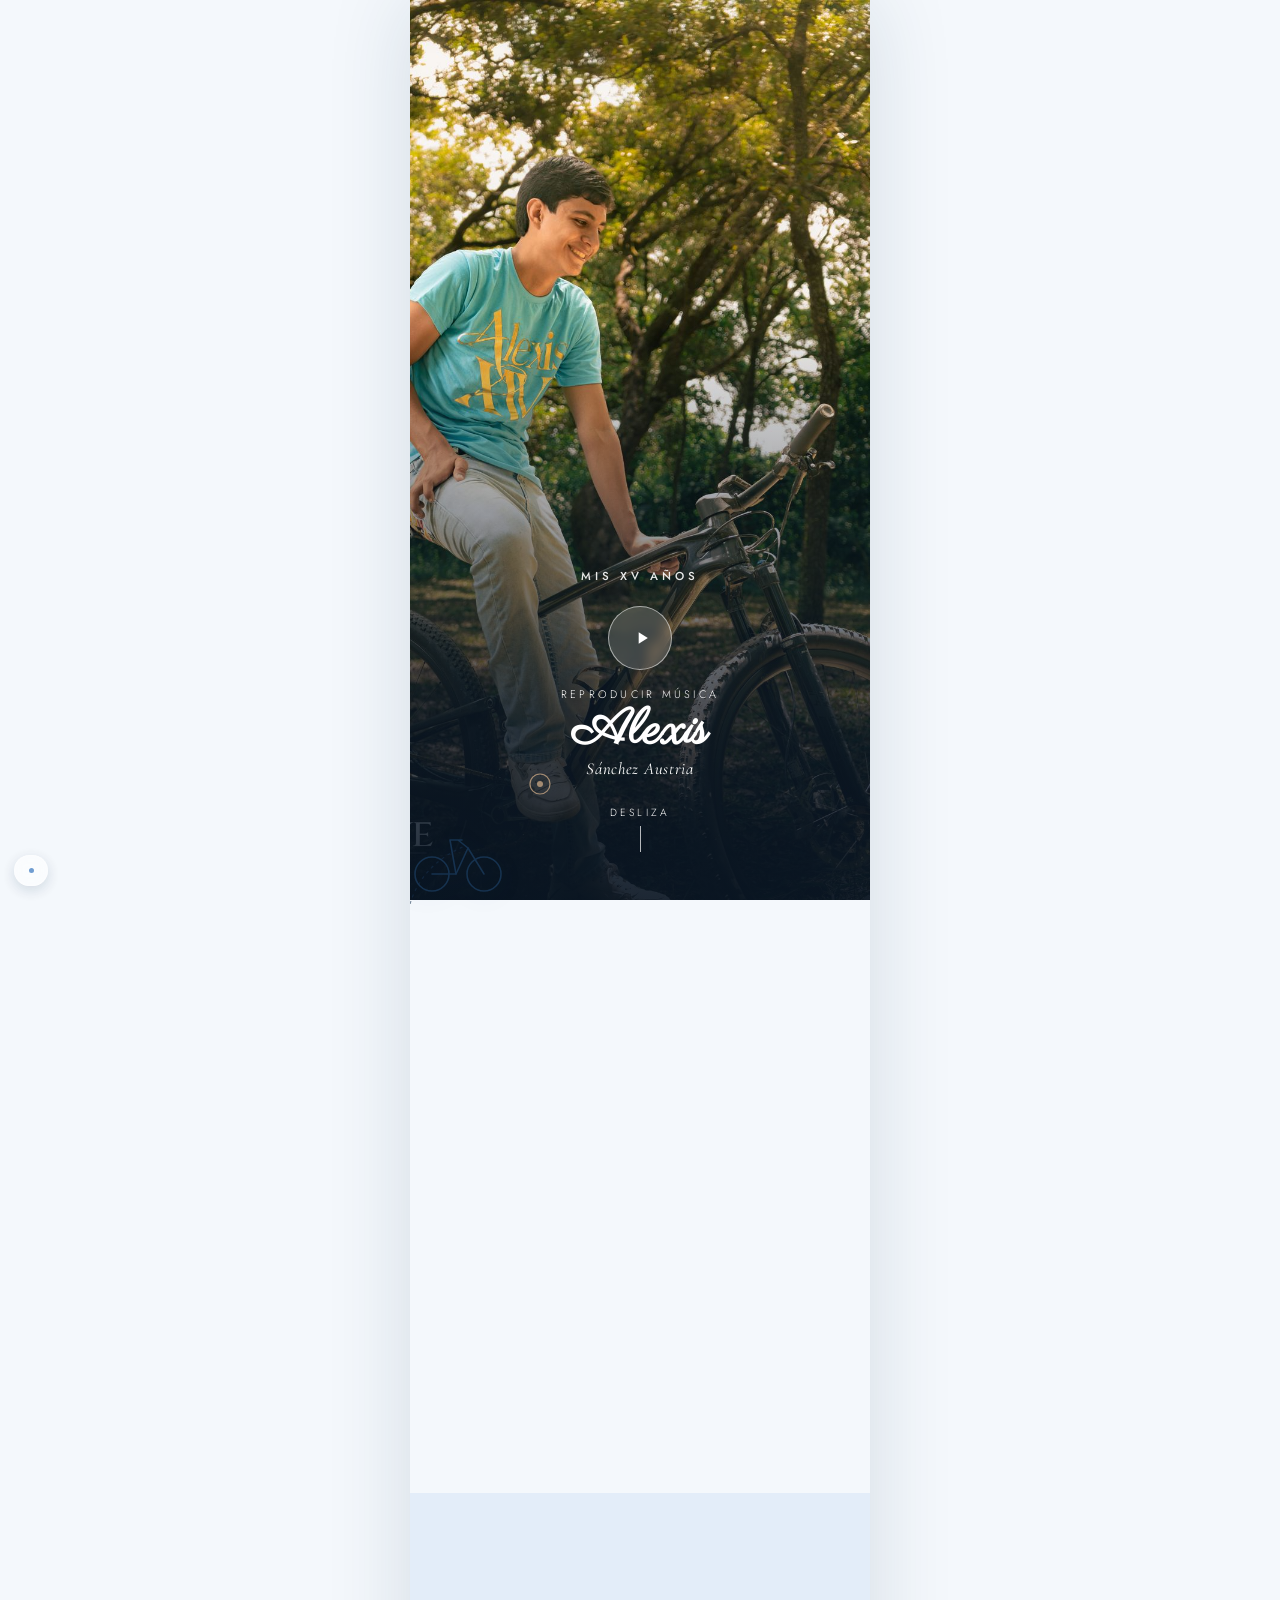
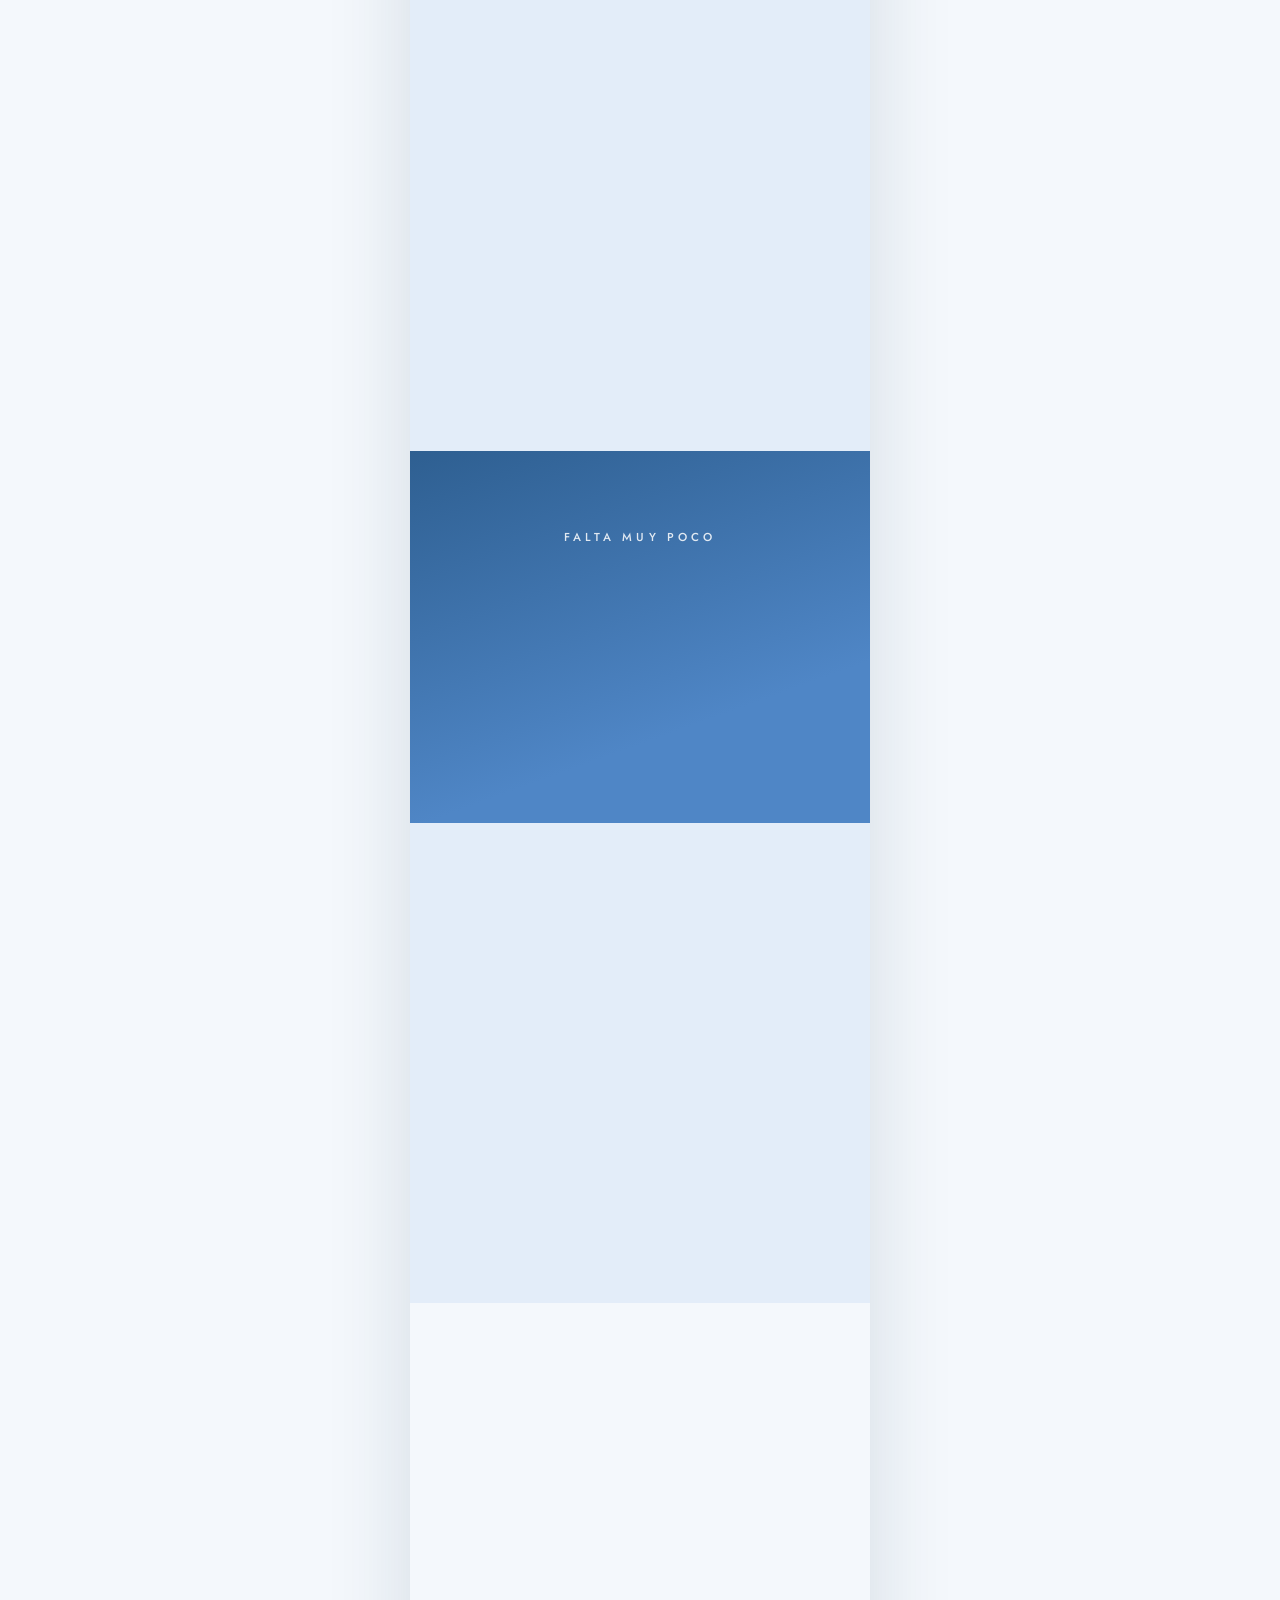
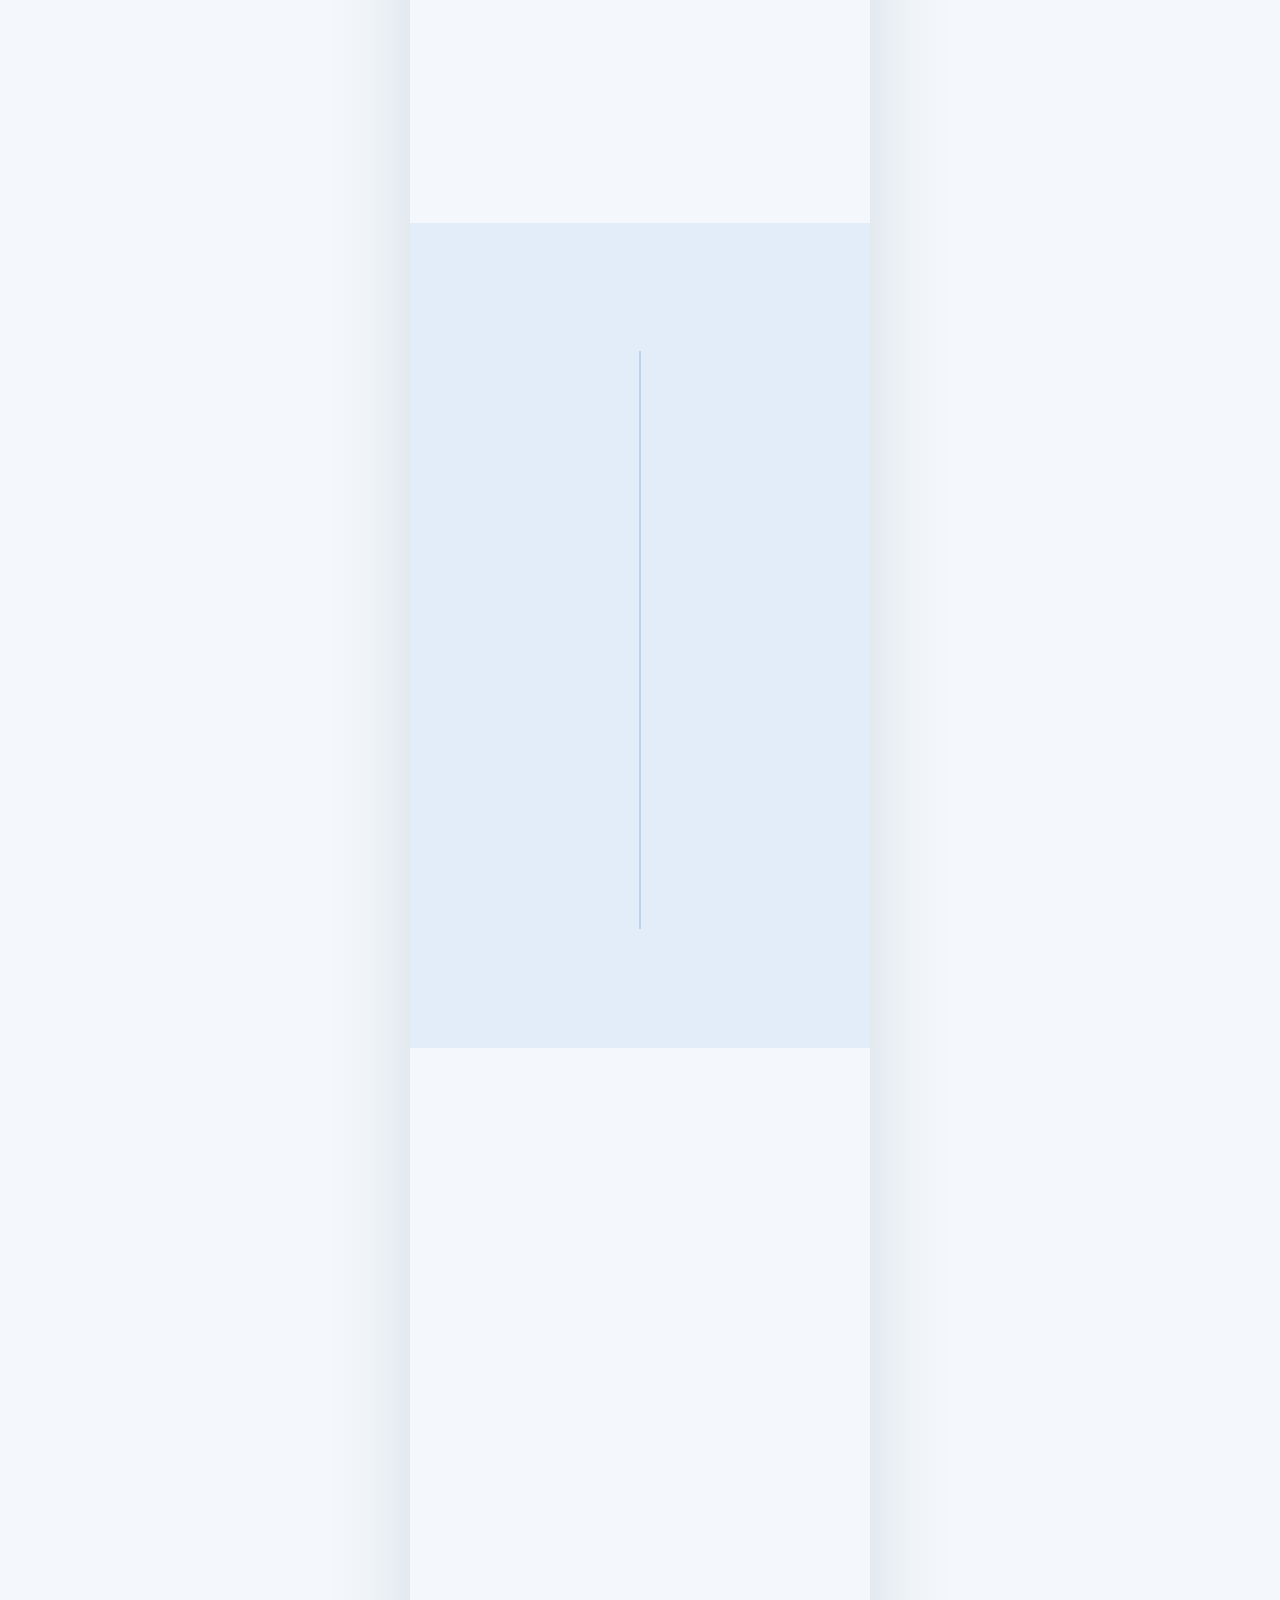
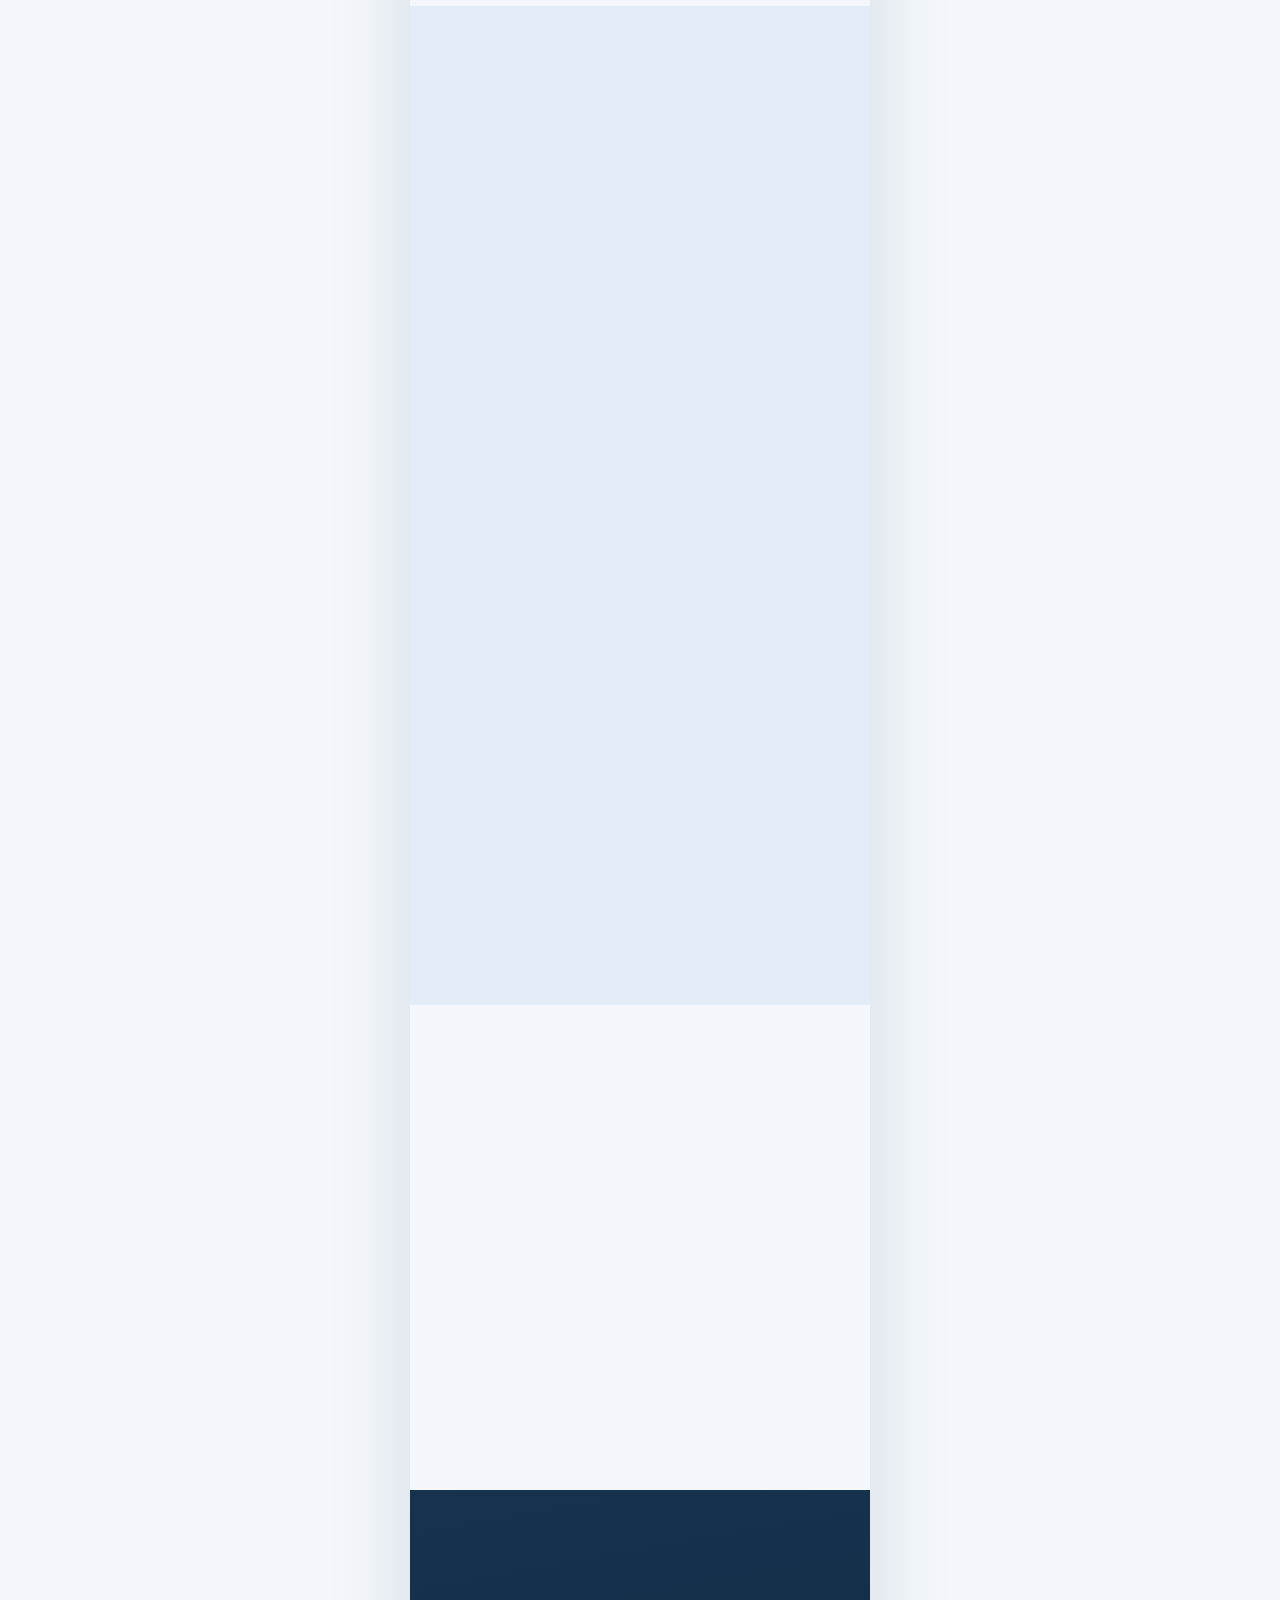
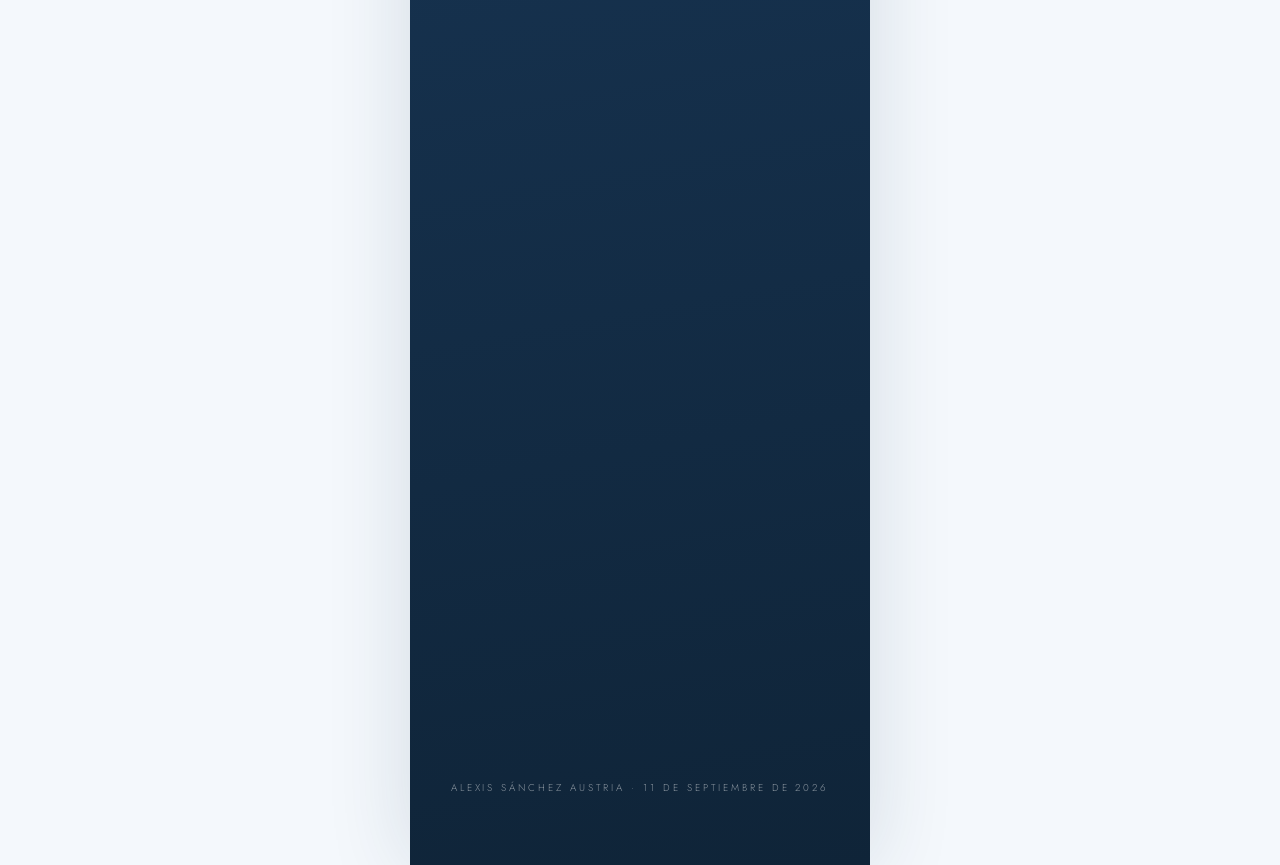
<file: invitacionalexis/index.html>
<!DOCTYPE html>
<html lang="es">
<head>
<meta charset="UTF-8">
<meta name="viewport" content="width=device-width, initial-scale=1.0, maximum-scale=1.0">
<title>Mis XV Años · Alexis</title>
<meta name="description" content="Acompáñame a celebrar mis XV años. 11 de septiembre de 2026, San Felipe Orizatlán, Hidalgo">

<!-- ===== Open Graph / vista previa para WhatsApp, Facebook, etc. =====
     NOTA: actualiza estas URLs absolutas cuando publiques la invitación en tu propio dominio/hosting.
     El "?v=1" al final de las imágenes es para forzar que WhatsApp actualice la vista previa: si en el
     futuro cambias fotos/og-image.jpg, sube ese número a "?v=2", "?v=3", etc. para que WhatsApp deje de
     mostrar la imagen vieja que tenía guardada en caché. -->
<meta property="og:type" content="website">
<meta property="og:title" content="Mis XV Años · Alexis">
<meta property="og:description" content="Acompáñame a celebrar mis XV años. 11 de septiembre de 2026, San Felipe Orizatlán, Hidalgo">
<meta property="og:image" content="https://oyesonrie.com/invitacionalexis/fotos/og-image.jpg?v=1">
<meta property="og:image:width" content="1200">
<meta property="og:image:height" content="630">
<meta property="og:url" content="https://oyesonrie.com/invitacionalexis/">
<meta property="og:locale" content="es_MX">

<!-- Twitter Card (por si se comparte ahí también) -->
<meta name="twitter:card" content="summary_large_image">
<meta name="twitter:title" content="Mis XV Años · Alexis">
<meta name="twitter:description" content="Acompáñame a celebrar mis XV años. 11 de septiembre de 2026, San Felipe Orizatlán, Hidalgo">
<meta name="twitter:image" content="https://oyesonrie.com/invitacionalexis/fotos/og-image.jpg?v=1">

<link rel="stylesheet" href="fonts/fonts.css">
<style>
  :root{
    --cream:#F4F8FC;
    --blush:#E3EDF9;
    --blush-deep:#CFE2F5;
    --rose:#4F86C6;
    --rose-deep:#2E5F91;
    --wine:#16324F;
    --gold:#F2A93B;
    --ink:#1F3347;
    --ink-soft:#66809C;
    --shadow: 0 20px 50px -20px rgba(22,50,79,0.35);
  }

  *{box-sizing:border-box; margin:0; padding:0;}

  html{scroll-behavior:smooth;}

  body{
    background:var(--cream);
    color:var(--ink);
    font-family:'Jost', sans-serif;
    font-weight:300;
    overflow-x:hidden;
    -webkit-font-smoothing:antialiased;
  }

  .frame{
    max-width:460px;
    margin:0 auto;
    position:relative;
    background:var(--cream);
    box-shadow: 0 0 80px rgba(22,50,79,0.14);
    overflow:hidden;
  }

  img{max-width:100%; display:block;}

  .eyebrow{
    font-family:'Jost', sans-serif;
    font-size:0.72rem;
    letter-spacing:0.35em;
    text-transform:uppercase;
    color:var(--rose-deep);
    font-weight:500;
  }

  .script{
    font-family:'Parisienne', cursive;
    line-height:1;
  }

  .display{
    font-family:'Cormorant Garamond', serif;
    font-weight:600;
  }

  /* ---------- decorative route/wheel divider ---------- */
  .branch{
    width:120px;
    opacity:0.85;
  }
  .branch path, .branch circle{
    fill:none;
    stroke:var(--rose);
    stroke-width:1.4;
    stroke-linecap:round;
  }
  .branch .petal{
    fill:var(--blush-deep);
    stroke:var(--rose);
    stroke-width:0.8;
  }
  .branch.gold path, .branch.gold circle{ stroke:var(--gold); }
  .branch.gold .petal{ fill:#F7E3BE; stroke:var(--gold); }

  /* ---------- reveal on scroll ---------- */
  .reveal{
    opacity:0;
    transform:translateY(24px);
    transition:opacity 0.9s ease, transform 0.9s ease;
  }
  .reveal.is-visible{
    opacity:1;
    transform:translateY(0);
  }
  @media (prefers-reduced-motion: reduce){
    .reveal{opacity:1; transform:none; transition:none;}
    html{scroll-behavior:auto;}
  }

  /* ================= HERO ================= */
  .hero{
    position:relative;
    min-height:100svh;
    display:flex;
    flex-direction:column;
    justify-content:flex-end;
    background:
      linear-gradient(180deg, rgba(22,50,79,0.15) 0%, rgba(22,50,79,0.05) 35%, rgba(22,50,79,0.5) 100%),
      linear-gradient(150deg, #BFE0F5 0%, #E8F4FC 45%, #CFE7F7 100%);
    color:#fff;
    padding:2.4rem 1.6rem 3rem;
    text-align:center;
  }

  .hero-photo-slot{
    position:absolute;
    inset:0;
    width:100%;
    height:100%;
    object-fit:cover;
    object-position:center 20%;
    border:none;
  }

  .hero-gradient{
    position:absolute;
    inset:0;
    z-index:1;
    pointer-events:none;
    background:linear-gradient(180deg,
      rgba(10,20,35,0) 0%,
      rgba(10,20,35,0) 34%,
      rgba(14,28,46,0.42) 58%,
      rgba(13,26,42,0.72) 78%,
      rgba(10,22,36,0.92) 100%);
  }

  .hero-flowers{
    position:absolute;
    left:-10px;
    bottom:-4px;
    width:170px;
    height:auto;
    z-index:2;
    pointer-events:none;
    filter:drop-shadow(0 4px 10px rgba(22,50,79,0.2));
  }

  .hero-top{
    position:relative;
    z-index:2;
    padding-top:1rem;
  }
  .hero-top .eyebrow{ color:#fff; opacity:0.9; }

  .hero-bottom{
    position:relative;
    z-index:2;
  }

  .play-btn{
    width:64px; height:64px;
    margin:1.4rem auto 1rem;
    border-radius:50%;
    background:rgba(255,255,255,0.16);
    border:1px solid rgba(255,255,255,0.55);
    backdrop-filter:blur(6px);
    display:flex; align-items:center; justify-content:center;
    cursor:pointer;
    transition:transform 0.3s ease, background 0.3s ease;
  }
  .play-btn:hover{ transform:scale(1.06); background:rgba(255,255,255,0.28); }
  .play-btn svg{ width:20px; height:20px; fill:#fff; margin-left:3px; }
  .play-label{ font-size:0.68rem; letter-spacing:0.3em; text-transform:uppercase; opacity:0.85; }

  .hero-name{
    font-size:3.1rem;
    margin:0.3rem 0 0.1rem;
  }
  .hero-sub{
    font-family:'Cormorant Garamond', serif;
    font-style:italic;
    font-size:1.05rem;
    letter-spacing:0.04em;
    opacity:0.92;
  }

  .scroll-cue{
    position:relative; z-index:2;
    margin-top:1.6rem;
    display:flex; flex-direction:column; align-items:center; gap:0.4rem;
    font-size:0.65rem; letter-spacing:0.3em; text-transform:uppercase; opacity:0.75;
  }
  .scroll-cue .line{ width:1px; height:26px; background:rgba(255,255,255,0.7); animation:pulse-line 1.8s infinite ease-in-out; }
  @keyframes pulse-line{ 0%,100%{opacity:0.3} 50%{opacity:1} }

  /* ================= GENERIC SECTION ================= */
  section{
    padding:4.2rem 1.8rem;
    position:relative;
  }
  .section-title{
    font-family:'Parisienne', cursive;
    font-size:2.1rem;
    color:var(--rose-deep);
    text-align:center;
    margin-bottom:0.3rem;
  }
  .section-kicker{
    text-align:center;
    margin-bottom:0.8rem;
  }
  .center{ text-align:center; }
  .divider-branch{
    display:flex; justify-content:center; margin:1.4rem 0;
  }

  /* ---------- reserva el día ---------- */
  .reserva{ background:var(--cream); text-align:center; }
  .reserva .date-big{
    font-family:'Cormorant Garamond', serif;
    font-weight:600;
    font-size:2.6rem;
    color:var(--wine);
    letter-spacing:0.04em;
    margin:0.4rem 0;
  }
  .reserva .weekday{
    font-size:0.8rem;
    letter-spacing:0.25em;
    text-transform:uppercase;
    color:var(--ink-soft);
  }

  /* ---------- mini calendario ---------- */
  .calendar-card{
    max-width:280px;
    margin:1.6rem auto 0;
    background:#fff;
    border-radius:18px;
    padding:1.4rem 1.2rem 1.6rem;
    box-shadow:var(--shadow);
  }
  .cal-month{
    font-family:'Cormorant Garamond', serif;
    font-weight:600;
    font-size:1rem;
    color:var(--wine);
    text-align:center;
    margin-bottom:0.9rem;
    letter-spacing:0.03em;
  }
  .cal-grid{
    display:grid;
    grid-template-columns:repeat(7, 1fr);
    gap:0.25rem;
    text-align:center;
  }
  .cal-heads span{
    font-size:0.6rem;
    letter-spacing:0.05em;
    color:var(--rose-deep);
    font-weight:500;
    padding-bottom:0.4rem;
  }
  .cal-grid span{
    font-size:0.72rem;
    color:var(--ink);
    padding:0.35rem 0;
    border-radius:50%;
  }
  .cal-blank{ opacity:0; }
  .cal-marked{
    position:relative;
    background:var(--rose);
    color:#fff !important;
    font-weight:600;
    box-shadow:0 3px 8px rgba(46,95,145,0.5);
  }

  /* ---------- carta ---------- */
  .letter{ background:var(--blush); text-align:center; }
  .letter-wrap{
    position:relative;
    max-width:290px;
    margin:1.6rem auto 0;
  }
  .letter-seal{
    position:relative;
    z-index:2;
    width:52px; height:52px;
    margin:0 auto -26px;
    border-radius:50%;
    background:linear-gradient(155deg, #6E93B8, #2E5F91);
    display:flex; align-items:center; justify-content:center;
    box-shadow:0 6px 14px rgba(0,0,0,0.18);
  }
  .letter-seal svg{ width:24px; height:24px; }
  .letter-card{
    background:var(--rose);
    border-radius:16px;
    padding:2.6rem 1.6rem 1.8rem;
    box-shadow:var(--shadow);
  }
  .letter-msg{
    font-family:'Cormorant Garamond', serif;
    font-style:italic;
    color:#fff;
    font-size:0.98rem;
    line-height:1.75;
    margin-bottom:1.2rem;
  }
  .letter-sign{
    font-family:'Parisienne', cursive;
    color:#fff;
    font-size:1.3rem;
  }

  /* ---------- countdown ---------- */
  .countdown-wrap{
    background:linear-gradient(160deg, var(--rose-deep), var(--rose) 70%);
    color:#fff;
    text-align:center;
    padding:3.4rem 1.6rem;
  }
  .countdown-wrap .eyebrow{ color:#fff; opacity:0.85; }
  .countdown-wrap .cd-title{
    font-family:'Cormorant Garamond', serif;
    font-style:italic;
    font-size:1.3rem;
    margin:0.6rem 0 2rem;
    max-width:320px; margin-left:auto; margin-right:auto;
  }
  .cd-grid{
    display:grid;
    grid-template-columns:repeat(4, 1fr);
    gap:0.6rem;
    max-width:360px;
    margin:0 auto 2rem;
  }
  .cd-cell{
    background:rgba(255,255,255,0.12);
    border:1px solid rgba(255,255,255,0.3);
    border-radius:10px;
    padding:0.9rem 0.2rem;
  }
  .cd-num{
    font-family:'Cormorant Garamond', serif;
    font-weight:600;
    font-size:1.9rem;
    line-height:1;
  }
  .cd-label{
    font-size:0.58rem;
    letter-spacing:0.18em;
    text-transform:uppercase;
    opacity:0.8;
    margin-top:0.3rem;
    display:block;
  }
  .btn{
    display:inline-block;
    padding:0.85rem 2.1rem;
    border-radius:999px;
    font-size:0.72rem;
    letter-spacing:0.25em;
    text-transform:uppercase;
    text-decoration:none;
    cursor:pointer;
    border:1px solid currentColor;
    transition:transform 0.25s ease, background 0.25s ease;
  }
  .btn-light{
    color:#fff; background:rgba(255,255,255,0.14);
  }
  .btn-light:hover{ background:rgba(255,255,255,0.26); transform:translateY(-2px); }
  .btn-rose{
    color:#fff; background:var(--rose); border-color:var(--rose);
  }
  .btn-rose:hover{ background:var(--rose-deep); transform:translateY(-2px); }

  /* ---------- bendición ---------- */
  .blessing{ background:var(--blush); text-align:center; }
  .blessing p.lead{
    font-family:'Cormorant Garamond', serif;
    font-style:italic;
    color:var(--rose-deep);
    font-size:1.25rem;
    line-height:1.5;
    margin-bottom:1rem;
  }
  .blessing .names{
    font-family:'Cormorant Garamond', serif;
    font-weight:600;
    font-size:1.05rem;
    color:var(--wine);
    line-height:1.7;
    margin-bottom:2rem;
  }

  /* ---------- ubicaciones ---------- */
  .loc-card{
    background:linear-gradient(165deg, var(--rose) 0%, var(--rose-deep) 100%);
    color:#fff;
    border-radius:18px;
    padding:2.1rem 1.6rem;
    text-align:center;
    margin-bottom:1.4rem;
    box-shadow:var(--shadow);
  }
  .loc-icon{
    width:34px; height:34px;
    margin:0 auto 0.9rem;
    opacity:0.95;
  }
  .loc-card .loc-kicker{
    font-family:'Parisienne', cursive;
    font-size:1.5rem;
    margin-bottom:0.5rem;
  }
  .loc-card .loc-name{
    font-family:'Cormorant Garamond', serif;
    font-weight:600;
    font-size:1.2rem;
    text-transform:uppercase;
    letter-spacing:0.02em;
    margin-bottom:0.5rem;
  }
  .loc-card .loc-addr{
    font-size:0.82rem;
    opacity:0.9;
    line-height:1.5;
    margin-bottom:0.7rem;
  }
  .loc-card .loc-time{
    font-family:'Cormorant Garamond', serif;
    font-style:italic;
    font-size:1.05rem;
    margin-bottom:1.3rem;
  }

  /* ---------- itinerario ---------- */
  .itin{ background:var(--blush); }
  .timeline{
    position:relative;
    max-width:340px;
    margin:0 auto;
    padding-left:0;
  }
  .timeline::before{
    content:'';
    position:absolute;
    left:50%;
    top:10px; bottom:10px;
    width:1px;
    background:var(--rose);
    opacity:0.5;
    transform:translateX(-50%);
  }
  .t-item{
    display:grid;
    grid-template-columns:1fr 28px 1fr;
    align-items:center;
    margin-bottom:1.6rem;
    gap:0.6rem;
  }
  .t-item .t-time-block{ text-align:right; }
  .t-item.reverse .t-time-block{ text-align:right; order:3; }
  .t-item .t-icon-block{
    display:flex; align-items:center; justify-content:center; position:relative;
  }
  .t-dot{
    width:9px; height:9px; border-radius:50%;
    background:var(--rose); border:2px solid var(--cream);
    box-shadow:0 0 0 1px var(--rose);
  }
  .t-time{
    font-family:'Cormorant Garamond', serif;
    font-weight:600;
    color:var(--wine);
    font-size:1rem;
  }
  .t-label{
    font-size:0.68rem;
    letter-spacing:0.06em;
    color:var(--ink-soft);
    text-transform:uppercase;
    margin-top:0.15rem;
  }
  .t-item .t-desc-block{ font-size:0.7rem; }
  .t-icon{ width:26px; height:26px; opacity:0.85; }

  /* ---------- dress code ---------- */
  .dress{ text-align:center; background:var(--cream); }
  .dress-figures{
    display:flex; justify-content:center; gap:1.4rem;
    margin:1.6rem 0 1.2rem;
  }
  .dress-figures svg{ width:64px; height:120px; }
  .dress-tag{
    display:inline-block;
    font-family:'Cormorant Garamond', serif;
    font-weight:600;
    font-size:1.5rem;
    letter-spacing:0.05em;
    color:var(--wine);
    margin-bottom:0.6rem;
  }
  .dress-note{
    font-size:0.78rem;
    color:var(--ink-soft);
    max-width:280px;
    margin:0 auto;
    line-height:1.6;
  }

  .dress-warning{
    display:flex;
    align-items:center;
    gap:0.7rem;
    max-width:290px;
    margin:1.6rem auto 0;
    background:var(--blush);
    border:1px solid var(--rose-deep);
    border-radius:12px;
    padding:0.9rem 1.1rem;
    text-align:left;
  }
  .dress-swatch{
    flex:0 0 auto;
    width:22px; height:22px;
    border-radius:50%;
    background:linear-gradient(155deg, var(--rose), var(--rose-deep));
    box-shadow:0 2px 6px rgba(46,95,145,0.5);
  }
  .dress-warning p{
    font-size:0.74rem;
    color:var(--ink);
    line-height:1.5;
  }
  .dress-warning strong{
    color:var(--wine);
  }

  /* ---------- galería ---------- */
  .gallery{ background:var(--blush); }
  .g-grid{
    display:grid;
    grid-template-columns:repeat(2, 1fr);
    gap:0.6rem;
    max-width:400px;
    margin:1.8rem auto 0;
  }
  .g-slot{
    aspect-ratio:3/4;
    border-radius:14px;
    background:
      repeating-linear-gradient(135deg, rgba(79,134,198,0.1) 0 10px, rgba(79,134,198,0.03) 10px 20px),
      linear-gradient(160deg, #E8F4FC, #CFE7F7);
    border:1px dashed var(--rose);
    display:flex; flex-direction:column; align-items:center; justify-content:center;
    color:var(--rose-deep);
    text-align:center;
    padding:0.8rem;
    overflow:hidden;
  }
  .g-slot.g-wide{ grid-column: span 2; aspect-ratio:16/10; }
  .g-slot svg{ width:26px; height:26px; margin-bottom:0.5rem; opacity:0.8; }
  .g-slot span{ font-size:0.62rem; letter-spacing:0.08em; text-transform:uppercase; opacity:0.85; }
  .g-slot.g-filled{
    padding:0;
    border:none;
    background:none;
  }
  .g-slot img{
    width:100%;
    height:100%;
    object-fit:cover;
    display:block;
  }

  /* ---------- mesa de regalos ---------- */
  .gifts{ background:var(--cream); text-align:center; }
  .gifts p.msg{
    font-size:0.85rem;
    color:var(--ink-soft);
    max-width:300px;
    margin:0 auto 2rem;
    line-height:1.7;
  }
  .gift-card{
    background:var(--blush-deep);
    border-radius:16px;
    padding:2.2rem 1.6rem;
    max-width:320px;
    margin:0 auto;
  }
  .gift-card .gift-icon{ width:40px; height:40px; margin:0 auto 0.8rem; }
  .gift-card .gift-title{
    font-family:'Cormorant Garamond', serif;
    font-weight:600;
    letter-spacing:0.08em;
    color:var(--wine);
    font-size:1.05rem;
    margin-bottom:0.5rem;
    text-transform:uppercase;
  }
  .gift-card p{
    font-size:0.78rem;
    color:var(--ink-soft);
    line-height:1.6;
  }

  /* ---------- confirmar asistencia (RSVP, ahora dentro del footer) ---------- */
  .rsvp-note{
    font-size:0.82rem;
    color:var(--ink-soft);
    max-width:300px;
    margin:0 auto 1.8rem;
    line-height:1.6;
  }
  .rsvp-card{
    max-width:320px;
    margin:0 auto;
    background:#fff;
    border-radius:20px;
    padding:2.1rem 1.5rem 2.2rem;
    box-shadow:var(--shadow);
    text-align:left;
  }
  .rsvp-field{ margin-bottom:1.3rem; }
  .rsvp-field label{
    display:block;
    font-size:0.66rem;
    letter-spacing:0.12em;
    text-transform:uppercase;
    font-weight:500;
    color:var(--wine);
    margin-bottom:0.5rem;
  }
  .rsvp-field label .opt{
    text-transform:none;
    font-weight:400;
    font-style:italic;
    letter-spacing:0;
    color:var(--ink-soft);
    margin-left:0.25rem;
  }
  .rsvp-field input[type="text"],
  .rsvp-field input[type="email"],
  .rsvp-field select,
  .rsvp-field textarea{
    width:100%;
    padding:0.75rem 0.9rem;
    border-radius:10px;
    border:1px solid var(--blush-deep);
    background:var(--cream);
    font-family:'Jost', sans-serif;
    font-weight:300;
    font-size:0.85rem;
    color:var(--ink);
    outline:none;
    transition:border-color 0.2s ease;
  }
  .rsvp-field input:focus,
  .rsvp-field select:focus,
  .rsvp-field textarea:focus{ border-color:var(--rose); }
  .rsvp-field textarea{ resize:vertical; min-height:88px; }
  .rsvp-attend{
    border:1px solid var(--blush-deep);
    border-radius:12px;
    padding:0.4rem 1rem 0.6rem;
    margin:0 0 1.5rem;
  }
  .rsvp-attend legend{
    padding:0 0.5rem;
    font-size:0.66rem;
    letter-spacing:0.12em;
    text-transform:uppercase;
    font-weight:500;
    color:var(--wine);
  }
  .rsvp-option{
    display:flex;
    align-items:center;
    gap:0.6rem;
    padding:0.55rem 0.1rem;
    font-size:0.82rem;
    color:var(--ink);
    cursor:pointer;
  }
  .rsvp-option input{
    accent-color:var(--rose);
    width:16px; height:16px;
    flex:0 0 auto;
  }
  .rsvp-submit-btn{
    display:block;
    width:100%;
    border:none;
    margin-top:0.4rem;
  }
  .rsvp-status{
    text-align:center;
    font-size:0.72rem;
    color:var(--rose-deep);
    margin-top:0.9rem;
    min-height:1em;
    line-height:1.5;
  }

  /* ---------- footer / rsvp ---------- */
  footer{
    background:linear-gradient(170deg, var(--wine), #0F2438);
    color:#fff;
    text-align:center;
    padding:3.6rem 1.8rem 4.4rem;
  }
  footer .script{
    font-size:1.9rem;
    color:var(--gold);
    margin-bottom:0.6rem;
  }
  footer p{
    font-size:0.8rem;
    opacity:0.85;
    max-width:280px;
    margin:0 auto 1.8rem;
    line-height:1.7;
  }
  .footer-rsvp-title{
    position:relative;
    color:var(--gold);
    /* margin-top:2.6rem;
    padding-top:2.6rem; */
  }
  /* .footer-rsvp-title::before{
    content:'';
    position:absolute;
    top:0; left:50%;
    transform:translateX(-50%);
    width:52px; height:1px;
    background:rgba(255,255,255,0.25);
  } */
  footer .rsvp-note{
    color:rgba(255,255,255,0.75);
  }
  footer .rsvp-field label,
  footer .rsvp-attend legend{
    color:var(--wine);
  }
  .signoff{
    margin-top:2.4rem;
    font-size:0.62rem;
    letter-spacing:0.3em;
    text-transform:uppercase;
    opacity:0.5;
  }

  /* ================= CREDIT BADGE ================= */
  .credit-badge{
    position:fixed;
    left:14px;
    bottom:14px;
    z-index:60;
    display:flex;
    align-items:center;
    background:rgba(255,255,255,0.72);
    backdrop-filter:blur(6px);
    -webkit-backdrop-filter:blur(6px);
    border:1px solid rgba(255,255,255,0.6);
    color:var(--wine);
    text-decoration:none;
    font-size:0.62rem;
    letter-spacing:0.02em;
    padding:0.45rem 0.85rem;
    border-radius:999px;
    box-shadow:0 4px 14px rgba(22,50,79,0.2);
    transition:opacity 0.3s ease, transform 0.25s ease;
    opacity: 0.8;
  }
  .credit-badge:hover{ opacity:1; transform:translateY(-2px); }
  .credit-badge strong{ font-weight:600; }
  .credit-dot{
    width:5px; height:5px;
    border-radius:50%;
    background:var(--rose);
    flex:0 0 auto;
  }
  .credit-text{
    display:inline-block;
    max-width:0;
    margin-left:0;
    opacity:0;
    white-space:nowrap;
    overflow:hidden;
    transition:
      max-width 1.1s cubic-bezier(0.65,0,0.35,1),
      margin-left 1.1s cubic-bezier(0.65,0,0.35,1),
      opacity 0.7s ease 0.3s;
  }
  .credit-badge.expanded .credit-text{
    max-width:260px;
    margin-left:0.4rem;
    opacity:1;
  }
  @media (max-width:360px){
    .credit-badge{ font-size:0.56rem; padding:0.4rem 0.7rem; }
  }

  /* ================= INTRO OVERLAY ================= */
  html.locked, html.locked body{ overflow:hidden; height:100%; }

  .intro-overlay{
    position:fixed;
    inset:0;
    z-index:999;
    display:flex;
    align-items:center;
    justify-content:center;
    padding:2rem;
    text-align:center;
    color:#fff;
    background:
      radial-gradient(120% 90% at 50% 0%, rgba(255,255,255,0.08), transparent 60%),
      linear-gradient(165deg, var(--wine) 0%, var(--rose-deep) 55%, var(--rose) 100%);
    transition:opacity 0.9s ease, visibility 0.9s ease;
  }
  .intro-overlay.hide{
    opacity:0;
    visibility:hidden;
    pointer-events:none;
  }
  .intro-content{
    max-width:340px;
  }
  .intro-overlay .eyebrow{
    color:#fff;
    opacity:0.85;
  }
  .intro-title{
    font-size:3.4rem;
    color:#fff;
    margin:0.4rem 0 0.6rem;
    line-height:1;
  }
  .intro-name{
    font-family:'Cormorant Garamond', serif;
    font-style:italic;
    font-weight:500;
    font-size:1.15rem;
    letter-spacing:0.03em;
    opacity:0.95;
    margin-bottom:0.3rem;
  }
  .intro-date{
    font-size:0.72rem;
    letter-spacing:0.25em;
    text-transform:uppercase;
    opacity:0.7;
    margin-bottom:0.6rem;
  }
  .intro-overlay .divider-branch{ margin:1.2rem 0 1.6rem; }

  .intro-dots{
    display:flex;
    justify-content:center;
    gap:0.5rem;
  }
  .intro-dots span{
    width:5px; height:5px;
    border-radius:50%;
    background:rgba(255,255,255,0.75);
    animation:dot-fade 1.4s infinite ease-in-out;
  }
  .intro-dots span:nth-child(2){ animation-delay:0.2s; }
  .intro-dots span:nth-child(3){ animation-delay:0.4s; }
  @keyframes dot-fade{
    0%, 100%{ opacity:0.25; transform:translateY(0); }
    50%{ opacity:1; transform:translateY(-3px); }
  }
  @media (prefers-reduced-motion: reduce){
    .intro-dots span{ animation:none; opacity:0.7; }
  }
</style>
</head>
<body>

<div class="intro-overlay" id="introOverlay">
  <div class="intro-content">
    <div class="eyebrow reveal-intro">Se celebran mis</div>
    <div class="intro-title script">XV Años</div>
    <div class="intro-name">Alexis</div>
    <div class="intro-date">11 · Septiembre · 2026</div>

    <div class="divider-branch">
      <svg class="branch gold" viewBox="0 0 140 60">
        <path d="M5 30 Q40 10 70 30 T135 30" stroke-dasharray="4 5"/>
        <circle class="petal" cx="30" cy="20" r="5"/>
        <circle class="petal" cx="55" cy="14" r="4"/>
        <circle class="petal" cx="90" cy="18" r="5"/>
        <circle class="petal" cx="112" cy="26" r="4"/>
      </svg>
    </div>

    <div class="intro-dots">
      <span></span><span></span><span></span>
    </div>
  </div>
</div>

<div class="frame" id="frame">

  <!-- ================= HERO ================= -->
  <section class="hero" id="inicio">
    <img class="hero-photo-slot" src="fotos/hero.jpg" alt="Alexis Sánchez Austria">
    <div class="hero-gradient"></div>

    <svg class="hero-flowers" viewBox="0 0 170 150" xmlns="http://www.w3.org/2000/svg">
      <path d="M10 150c8-26 26-46 55-58" fill="none" stroke="#16324F" stroke-width="1.3" opacity="0.55" stroke-dasharray="3 4"/>
      <g transform="translate(18,74)" stroke="#16324F" stroke-width="1.6" fill="none" stroke-linecap="round" stroke-linejoin="round">
        <circle cx="14" cy="46" r="17"/>
        <circle cx="66" cy="46" r="17"/>
        <path d="M14 46 L38 46 L50 20 L66 46"/>
        <path d="M38 46 L32 12 M32 12 L44 12 M50 20 L40 12"/>
      </g>
      <circle cx="140" cy="30" r="10" fill="none" stroke="#D8B48D" stroke-width="1.2" opacity="0.7"/>
      <circle cx="140" cy="30" r="3" fill="#D8B48D" opacity="0.7"/>
    </svg>

    <audio id="bgMusic" loop preload="none">
      <source src="musica/cancion.mp3" type="audio/mpeg">
    </audio>

    <div class="hero-top">
      <div class="eyebrow reveal">Mis XV Años</div>
    </div>

    <div class="hero-bottom">
      <button class="play-btn reveal" id="playBtn" aria-label="Reproducir música">
        <svg id="iconPlay" viewBox="0 0 24 24"><path d="M8 5v14l11-7z"/></svg>
        <svg id="iconPause" viewBox="0 0 24 24" style="display:none;"><path d="M7 5h4v14H7zM13 5h4v14h-4z"/></svg>
      </button>
      <div class="play-label reveal" id="playLabel">Reproducir música</div>

      <h1 class="hero-name script reveal">Alexis</h1>
      <div class="hero-sub reveal">Sánchez Austria</div>

      <div class="scroll-cue reveal">
        <span>Desliza</span>
        <span class="line"></span>
      </div>
    </div>
  </section>

  <!-- ================= RESERVA EL DÍA ================= -->
  <section class="reserva">
    <div class="eyebrow center reveal">Reserva el día</div>
    <div class="date-big center reveal">11 · Septiembre · 2026</div>
    <div class="weekday center reveal">Viernes</div>
    <div class="divider-branch reveal">
      <svg class="branch" viewBox="0 0 140 60">
        <path d="M5 30 Q40 10 70 30 T135 30" stroke-dasharray="4 5"/>
        <circle class="petal" cx="30" cy="20" r="5"/>
        <circle class="petal" cx="55" cy="14" r="4"/>
        <circle class="petal" cx="90" cy="18" r="5"/>
        <circle class="petal" cx="112" cy="26" r="4"/>
      </svg>
    </div>

    <div class="calendar-card reveal">
      <div class="cal-month">Septiembre 2026</div>
      <div class="cal-grid cal-heads">
        <span>L</span><span>M</span><span>M</span><span>J</span><span>V</span><span>S</span><span>D</span>
      </div>
      <div class="cal-grid">
        <span class="cal-blank"></span>
        <span>1</span><span>2</span><span>3</span><span>4</span><span>5</span><span>6</span>
        <span>7</span><span>8</span><span>9</span><span>10</span>
        <span class="cal-marked">11</span>
        <span>12</span><span>13</span>
        <span>14</span><span>15</span><span>16</span><span>17</span><span>18</span><span>19</span><span>20</span>
        <span>21</span><span>22</span><span>23</span><span>24</span><span>25</span><span>26</span><span>27</span>
        <span>28</span><span>29</span><span>30</span>
      </div>
    </div>
  </section>

  <!-- ================= CARTA ================= -->
  <section class="letter">
    <div class="eyebrow center reveal">Un mensaje</div>
    <div class="section-title reveal">Para ti</div>

    <div class="letter-wrap reveal">
      <div class="letter-seal">
        <svg viewBox="0 0 40 40" fill="none" stroke="#fff" stroke-width="1.6" stroke-linecap="round" stroke-linejoin="round">
          <circle cx="13" cy="26" r="7.5"/>
          <circle cx="29" cy="26" r="7.5"/>
          <path d="M13 26 L21 26 L25 14 L29 26"/>
          <path d="M21 26 L19 10 M19 10 L23 10"/>
        </svg>
      </div>
      <div class="letter-card">
        <p class="letter-msg">
          "La vida se llena de emoción cuando se comparten los sueños.
          Hoy comienza un camino nuevo lleno de metas por alcanzar, y me hace
          muy feliz que quieras recorrerlo conmigo en este momento tan importante.
          Tu cariño y tu compañía harán de este día un recuerdo inolvidable."
        </p>
        <div class="letter-sign">Con cariño... Alexis</div>
      </div>
    </div>
  </section>

  <!-- ================= COUNTDOWN ================= -->
  <section class="countdown-wrap">
    <div class="eyebrow center reveal">Falta muy poco</div>
    <div class="cd-title reveal">para celebrar mi gran día junto a las personas que más quiero</div>
    <div class="cd-grid reveal" id="countdown">
      <div class="cd-cell"><span class="cd-num" id="cd-days">00</span><span class="cd-label">Días</span></div>
      <div class="cd-cell"><span class="cd-num" id="cd-hours">00</span><span class="cd-label">Horas</span></div>
      <div class="cd-cell"><span class="cd-num" id="cd-min">00</span><span class="cd-label">Min</span></div>
      <div class="cd-cell"><span class="cd-num" id="cd-sec">00</span><span class="cd-label">Seg</span></div>
    </div>
    <a href="#itinerario" class="btn btn-light reveal">Para mi gran día</a>
  </section>

  <!-- ================= BENDICIÓN ================= -->
  <section class="blessing">
    <p class="lead reveal">Con la bendición de Dios<br>y de mis padres</p>
    <p class="names reveal">Yaneli Austria Flores<br>Alexis Sánchez González</p>
    <p class="lead reveal">Acompañado de mi madrina</p>
    <p class="names reveal">Dra. Gloria Vargas Sánchez</p>
    <div class="divider-branch reveal">
      <svg class="branch gold" viewBox="0 0 140 60">
        <path d="M5 30 Q40 50 70 30 T135 30" stroke-dasharray="4 5"/>
        <circle class="petal" cx="30" cy="40" r="5"/>
        <circle class="petal" cx="55" cy="46" r="4"/>
        <circle class="petal" cx="90" cy="42" r="5"/>
        <circle class="petal" cx="112" cy="34" r="4"/>
      </svg>
    </div>
  </section>

  <!-- ================= UBICACIÓN ================= -->
  <section id="ubicaciones">
    <div class="section-title reveal">Ubicación</div>

    <div class="loc-card reveal">
      <svg class="loc-icon" viewBox="0 0 24 24" fill="none" stroke="#fff" stroke-width="1.3"><path d="M12 21s7-6.5 7-12a7 7 0 10-14 0c0 5.5 7 12 7 12z"/><circle cx="12" cy="9" r="2.4"/></svg>
      <div class="loc-kicker">Recepción</div>
      <div class="loc-name">Casino Orizatlense</div>
      <div class="loc-addr">San Felipe Orizatlán, Hidalgo</div>
      <div class="loc-time">6:00 PM</div>
      <a class="btn btn-light" target="_blank" rel="noopener"
         href="https://maps.app.goo.gl/GgNpgLKM7u7HAMi28">Ver ubicación</a>
    </div>
  </section>

  <!-- ================= ITINERARIO ================= -->
  <section class="itin" id="itinerario">
    <div class="section-title reveal">Itinerario</div>
    <div class="timeline">

      <div class="t-item reveal">
        <div class="t-time-block"><div class="t-time">6:00 PM</div><div class="t-label">Recepción</div></div>
        <div class="t-icon-block"><div class="t-dot"></div></div>
        <div class="t-desc-block"></div>
      </div>

      <div class="t-item reveal">
        <div class="t-desc-block"></div>
        <div class="t-icon-block"><div class="t-dot"></div></div>
        <div class="t-time-block" style="text-align:left"><div class="t-time">6:30 PM</div><div class="t-label">Comida</div></div>
      </div>

      <div class="t-item reveal">
        <div class="t-time-block"><div class="t-time">7:00 PM</div><div class="t-label">Presentación del quinceañero<br>(recorrido con papás)</div></div>
        <div class="t-icon-block"><div class="t-dot"></div></div>
        <div class="t-desc-block"></div>
      </div>

      <div class="t-item reveal">
        <div class="t-desc-block"></div>
        <div class="t-icon-block"><div class="t-dot"></div></div>
        <div class="t-time-block" style="text-align:left"><div class="t-time">7:30 PM</div><div class="t-label">Brindis</div></div>
      </div>

      <div class="t-item reveal">
        <div class="t-time-block"><div class="t-time">8:00 PM</div><div class="t-label">Vals y video</div></div>
        <div class="t-icon-block"><div class="t-dot"></div></div>
        <div class="t-desc-block"></div>
      </div>

      <div class="t-item reveal">
        <div class="t-desc-block"></div>
        <div class="t-icon-block"><div class="t-dot"></div></div>
        <div class="t-time-block" style="text-align:left"><div class="t-time">8:20 PM</div><div class="t-label">Regalo sorpresa</div></div>
      </div>

      <div class="t-item reveal">
        <div class="t-time-block"><div class="t-time">8:30 PM</div><div class="t-label">Último carrito</div></div>
        <div class="t-icon-block"><div class="t-dot"></div></div>
        <div class="t-desc-block"></div>
      </div>

      <div class="t-item reveal">
        <div class="t-desc-block"></div>
        <div class="t-icon-block"><div class="t-dot"></div></div>
        <div class="t-time-block" style="text-align:left"><div class="t-time">8:40 PM</div><div class="t-label">Coronación y cambio de zapatos</div></div>
      </div>

      <div class="t-item reveal">
        <div class="t-time-block"><div class="t-time">8:50 PM</div><div class="t-label">Disco (sorpresa)</div></div>
        <div class="t-icon-block"><div class="t-dot"></div></div>
        <div class="t-desc-block"></div>
      </div>

    </div>
    <p class="center reveal" style="font-size:0.68rem; color:var(--ink-soft); margin-top:1.6rem;">*Horarios sujetos a pequeños ajustes</p>
  </section>

  <!-- ================= CÓDIGO DE VESTIMENTA ================= -->
  <section class="dress">
    <div class="section-title reveal">Código de vestimenta</div>
    <div class="dress-tag reveal">Colores claros</div>
    <div class="dress-figures reveal">
      <!-- traje -->
      <svg viewBox="0 0 60 130" fill="none" stroke="#16324F" stroke-width="1.3" stroke-linejoin="round" stroke-linecap="round">
        <path d="M30 6c-3.2 0-5.8 2.4-5.8 5.4"/>
        <path d="M30 6c3.2 0 5.8 2.4 5.8 5.4"/>
        <path d="M18 14l6-4 6 6 6-6 6 4-4 8 2 4-4 3v66H20V33l-4-3 2-4z"/>
        <path d="M24 10l6 8 6-8" stroke-width="1.1"/>
        <line x1="30" y1="20" x2="30" y2="72" stroke-width="0.9"/>
        <circle cx="30" cy="34" r="0.9" fill="#16324F"/>
        <circle cx="30" cy="42" r="0.9" fill="#16324F"/>
        <circle cx="30" cy="50" r="0.9" fill="#16324F"/>
      </svg>
      <!-- vestido -->
      <svg viewBox="0 0 60 130" fill="none" stroke="#16324F" stroke-width="1.3" stroke-linejoin="round" stroke-linecap="round">
        <circle cx="30" cy="12" r="6.2"/>
        <path d="M22.5 16c0 4 3 6.5 7.5 6.5s7.5-2.5 7.5-6.5"/>
        <path d="M23 22.5l-4 6c-1.6 6-1.6 10 0 14l3-2"/>
        <path d="M37 22.5l4 6c1.6 6 1.6 10 0 14l-3-2"/>
        <path d="M25 24c-6 8-9 20-9 34 0 14 5 24 5 24h18s5-10 5-24c0-14-3-26-9-34"/>
        <path d="M25 24c1.6 3 3.4 4.6 5 4.6s3.4-1.6 5-4.6" stroke-width="1.1"/>
      </svg>
    </div>
    <p class="dress-note reveal">Te invitamos a vestir en colores claros, como beige o blanco, para acompañarnos en esta celebración tan especial.</p>

    <div class="dress-warning reveal">
      <span class="dress-swatch"></span>
      <p>El color <strong>azul</strong> está reservado para el quinceañero y las damas. Te pedimos evitarlo en tu vestimenta.</p>
    </div>
  </section>

  <!-- ================= GALERÍA ================= -->
  <section class="gallery">
    <div class="section-title reveal">Galería de fotos</div>
    <div class="g-grid">
      <div class="g-slot g-filled reveal"><img src="fotos/galeria-1.jpg" alt="Alexis Sánchez Austria" loading="lazy"></div>
      <div class="g-slot g-filled reveal"><img src="fotos/galeria-2.jpg" alt="Alexis Sánchez Austria" loading="lazy"></div>
      <div class="g-slot g-filled g-wide reveal"><img src="fotos/galeria-3.jpg" alt="Alexis Sánchez Austria" loading="lazy"></div>
      <div class="g-slot g-filled reveal"><img src="fotos/galeria-4.jpg" alt="Alexis Sánchez Austria" loading="lazy"></div>
      <div class="g-slot g-filled reveal"><img src="fotos/galeria-5.jpg" alt="Alexis Sánchez Austria" loading="lazy"></div>
    </div>
  </section>

  <!-- ================= MESA DE REGALOS ================= -->
  <section class="gifts">
    <div class="section-title reveal">Mesa de Regalos</div>
    <p class="msg reveal">Tu presencia es el regalo más importante para mí. Si deseas obsequiarme algo más, una lluvia de sobres será muy bien recibida el día del evento.</p>
    <div class="gift-card reveal">
      <svg class="gift-icon" viewBox="0 0 24 24" fill="none" stroke="var(--rose-deep)" stroke-width="1.3"><rect x="3" y="6" width="18" height="13" rx="1.5"/><path d="M3 7l9 6 9-6"/><path d="M14 15l3-3 3 3" stroke="var(--rose)"/></svg>
      <div class="gift-title">Lluvia de sobres</div>
      <p>Tradición de regalar dinero en efectivo el día del evento.</p>
    </div>
  </section>

  <!-- ================= FOOTER + CONFIRMAR ASISTENCIA (RSVP) ================= -->
  <footer id="rsvp">
    <!-- <div class="script">Gracias por ser parte<br>de este día</div>
    <p>Con todo mi cariño te espero para celebrar juntos mis XV años.</p> -->

    <div class="section-title footer-rsvp-title reveal">Confirma tu asistencia</div>
    <p class="rsvp-note reveal">Por favor confirma antes del 28 de agosto para poder organizar todo con cariño.</p>

    <form class="rsvp-card reveal" id="rsvpForm" novalidate>
      <div class="rsvp-field">
        <label for="rsvpName">Nombre completo</label>
        <input type="text" id="rsvpName" name="rsvpName" placeholder="Tu nombre" required>
      </div>

      <div class="rsvp-field">
        <label for="rsvpEmail">Correo electrónico <span class="opt">(opcional)</span></label>
        <input type="email" id="rsvpEmail" name="rsvpEmail" placeholder="tucorreo@ejemplo.com">
      </div>

      <div class="rsvp-field">
        <label for="rsvpGuests">Número de acompañantes</label>
        <select id="rsvpGuests" name="rsvpGuests">
          <option value="Solo yo">Solo yo</option>
          <option value="1 acompañante">1 acompañante</option>
          <option value="2 acompañantes">2 acompañantes</option>
          <option value="3 acompañantes">3 acompañantes</option>
          <option value="4 acompañantes">4 acompañantes</option>
          <option value="5 acompañantes">5 acompañantes</option>
        </select>
      </div>

      <fieldset class="rsvp-attend">
        <legend>¿Asistirás?</legend>
        <label class="rsvp-option"><input type="radio" name="rsvpAttend" value="Con alegría, ahí estaré" required> Con alegría, ahí estaré</label>
        <label class="rsvp-option"><input type="radio" name="rsvpAttend" value="No podré asistir"> No podré asistir</label>
      </fieldset>

      <div class="rsvp-field">
        <label for="rsvpMsg">Mensaje para Alexis <span class="opt">(opcional)</span></label>
        <textarea id="rsvpMsg" name="rsvpMsg" placeholder="Escribe unas palabras..."></textarea>
      </div>

      <button type="button" class="btn btn-rose rsvp-submit-btn" id="footerRsvpBtn">Confirmar asistencia</button>
      <div class="rsvp-status" id="rsvpStatus"></div>
    </form>

    <div class="signoff">Alexis Sánchez Austria · 11 de septiembre de 2026</div>
  </footer>

  <a href="https://oyesonrie.com" target="_blank" rel="noopener" class="credit-badge" id="creditBadge">
    <span class="credit-dot"></span>
    <span class="credit-text">Invitación creada por <strong>OYE Sonríe</strong></span>
  </a>

</div>

<script>
  // ---------- Intro overlay: aparece, espera y se cierra sola ----------
  const introOverlay = document.getElementById('introOverlay');
  document.documentElement.classList.add('locked');
  let introOpened = false;

  function openInvite(userTapped){
    if(introOpened) return;
    introOpened = true;

    introOverlay.classList.add('hide');
    document.documentElement.classList.remove('locked');

    // La música solo puede arrancar sola si hubo un toque real de la persona
    // (los navegadores bloquean el audio automático sin interacción)
    if(userTapped){
      bgMusic.play().then(()=>{
        iconPlay.style.display = 'none';
        iconPause.style.display = 'block';
        playLabel.textContent = 'Pausar música';
        isPlaying = true;
      }).catch(()=>{ /* aún no hay archivo de música, sin problema */ });
    }

    setTimeout(()=>{ introOverlay.style.display = 'none'; }, 900);

    // La marca de agua empieza como un puntito y se desenrolla hacia la derecha
    const creditBadge = document.getElementById('creditBadge');
    setTimeout(()=>{ creditBadge.classList.add('expanded'); }, 650);
  }

  // Se abre sola después de un momento
  setTimeout(()=> openInvite(false), 1000);

  // Si alguien toca antes, se abre de inmediato (y ese toque sí puede activar la música)
  introOverlay.addEventListener('click', ()=> openInvite(true));

  // ---------- Countdown ----------
  const targetDate = new Date("2026-09-11T18:00:00-06:00").getTime();

  function updateCountdown(){
    const now = new Date().getTime();
    const diff = targetDate - now;

    const d = document.getElementById('cd-days');
    const h = document.getElementById('cd-hours');
    const m = document.getElementById('cd-min');
    const s = document.getElementById('cd-sec');

    if(diff <= 0){
      d.textContent = '00'; h.textContent = '00'; m.textContent = '00'; s.textContent = '00';
      return;
    }
    const days = Math.floor(diff / (1000*60*60*24));
    const hours = Math.floor((diff % (1000*60*60*24)) / (1000*60*60));
    const mins = Math.floor((diff % (1000*60*60)) / (1000*60));
    const secs = Math.floor((diff % (1000*60)) / 1000);

    d.textContent = String(days).padStart(2,'0');
    h.textContent = String(hours).padStart(2,'0');
    m.textContent = String(mins).padStart(2,'0');
    s.textContent = String(secs).padStart(2,'0');
  }
  updateCountdown();
  setInterval(updateCountdown, 1000);

  // ---------- Scroll reveal ----------
  const revealEls = document.querySelectorAll('.reveal');
  const io = new IntersectionObserver((entries)=>{
    entries.forEach(entry=>{
      if(entry.isIntersecting){
        entry.target.classList.add('is-visible');
        io.unobserve(entry.target);
      }
    });
  }, { threshold:0.15, rootMargin:'0px 0px -40px 0px' });
  revealEls.forEach(el=> io.observe(el));

  // ---------- Play button: música de fondo ----------
  const playBtn = document.getElementById('playBtn');
  const bgMusic = document.getElementById('bgMusic');
  const iconPlay = document.getElementById('iconPlay');
  const iconPause = document.getElementById('iconPause');
  const playLabel = document.getElementById('playLabel');
  let isPlaying = false;

  playBtn.addEventListener('click', ()=>{
    playBtn.style.transform = 'scale(0.9)';
    setTimeout(()=> playBtn.style.transform = '', 150);

    if(!isPlaying){
      bgMusic.play().catch(()=>{
        // EDITAR: coloca tu archivo de música en musica/cancion.mp3 para activar esta función.
        alert('Agrega tu archivo de música en la carpeta "musica" (musica/cancion.mp3) para activar esta función.');
      });
      iconPlay.style.display = 'none';
      iconPause.style.display = 'block';
      playLabel.textContent = 'Pausar música';
      isPlaying = true;
    } else {
      bgMusic.pause();
      iconPlay.style.display = 'block';
      iconPause.style.display = 'none';
      playLabel.textContent = 'Reproducir música';
      isPlaying = false;
    }
  });

  // ---------- Formulario de confirmación de asistencia (envía por WhatsApp) ----------
  const rsvpForm = document.getElementById('rsvpForm');
  const rsvpStatus = document.getElementById('rsvpStatus');
  const footerRsvpBtn = document.getElementById('footerRsvpBtn');
  const RSVP_WHATSAPP_NUMBER = '527713420952';

  function sendRsvp(){
    const name = document.getElementById('rsvpName').value.trim();
    const email = document.getElementById('rsvpEmail').value.trim();
    const guestsSelect = document.getElementById('rsvpGuests');
    const guestsText = guestsSelect.value;
    const attendEl = document.querySelector('input[name="rsvpAttend"]:checked');
    const msg = document.getElementById('rsvpMsg').value.trim();

    if(!name || !attendEl){
      rsvpStatus.textContent = 'Por favor completa tu nombre y confirma si asistirás en el formulario de arriba.';
      document.getElementById('rsvp').scrollIntoView({ behavior:'smooth', block:'start' });
      return;
    }

    const lines = [
      'Confirmo mi asistencia a los XV años de Alexis',
      `Nombre: ${name}`,
      `Asistencia: ${attendEl.value}`
    ];
    if(attendEl.value !== 'No podré asistir'){
      lines.push(`Acompañantes: ${guestsText}`);
    }
    if(email) lines.push(`Correo: ${email}`);
    if(msg) lines.push(`Mensaje: ${msg}`);

    const waUrl = `https://wa.me/${RSVP_WHATSAPP_NUMBER}?text=${encodeURIComponent(lines.join('\n'))}`;

    rsvpStatus.textContent = 'Abriendo WhatsApp para enviar tu confirmación...';
    window.open(waUrl, '_blank', 'noopener');
  }

  // Botón único en el footer
  footerRsvpBtn.addEventListener('click', sendRsvp);

  // Respaldo: si alguien presiona Enter dentro del formulario, funciona igual (sin botón duplicado)
  rsvpForm.addEventListener('submit', (e)=>{
    e.preventDefault();
    sendRsvp();
  });
</script>

</body>
</html>
</file>
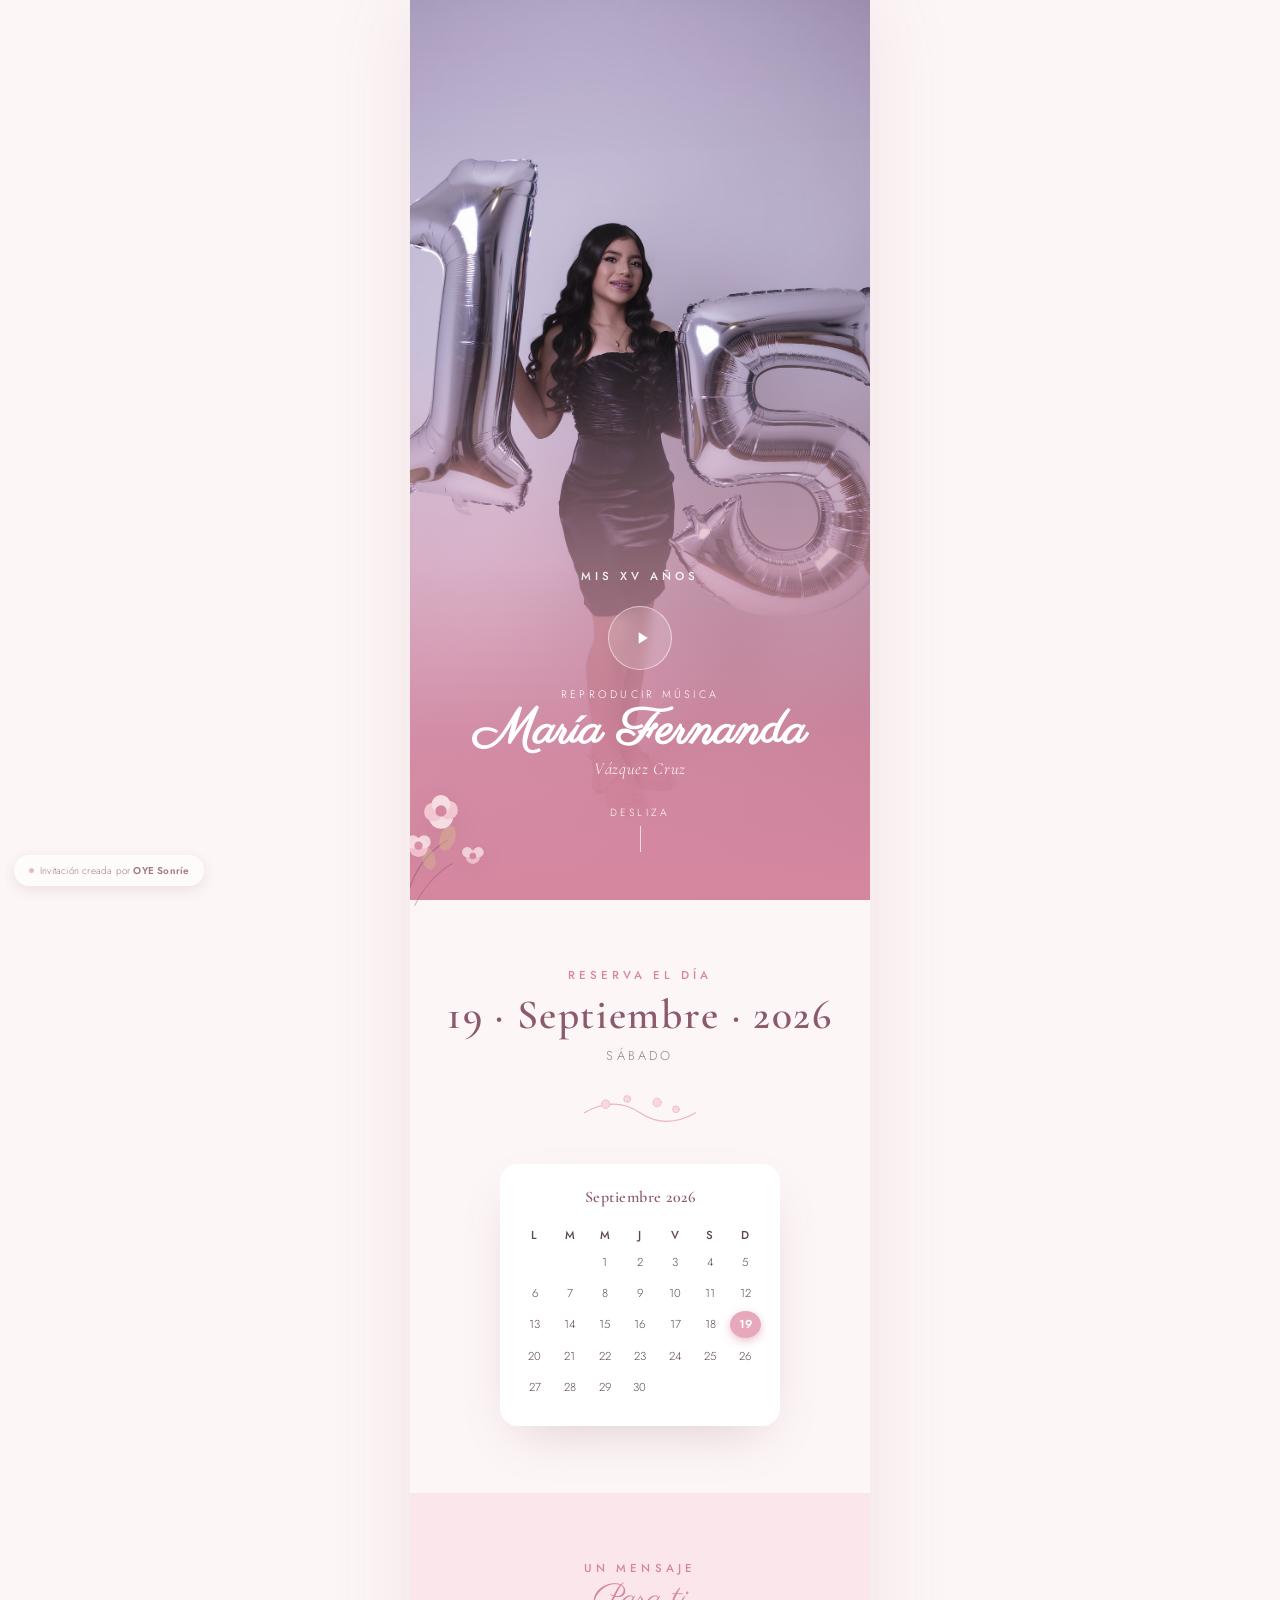
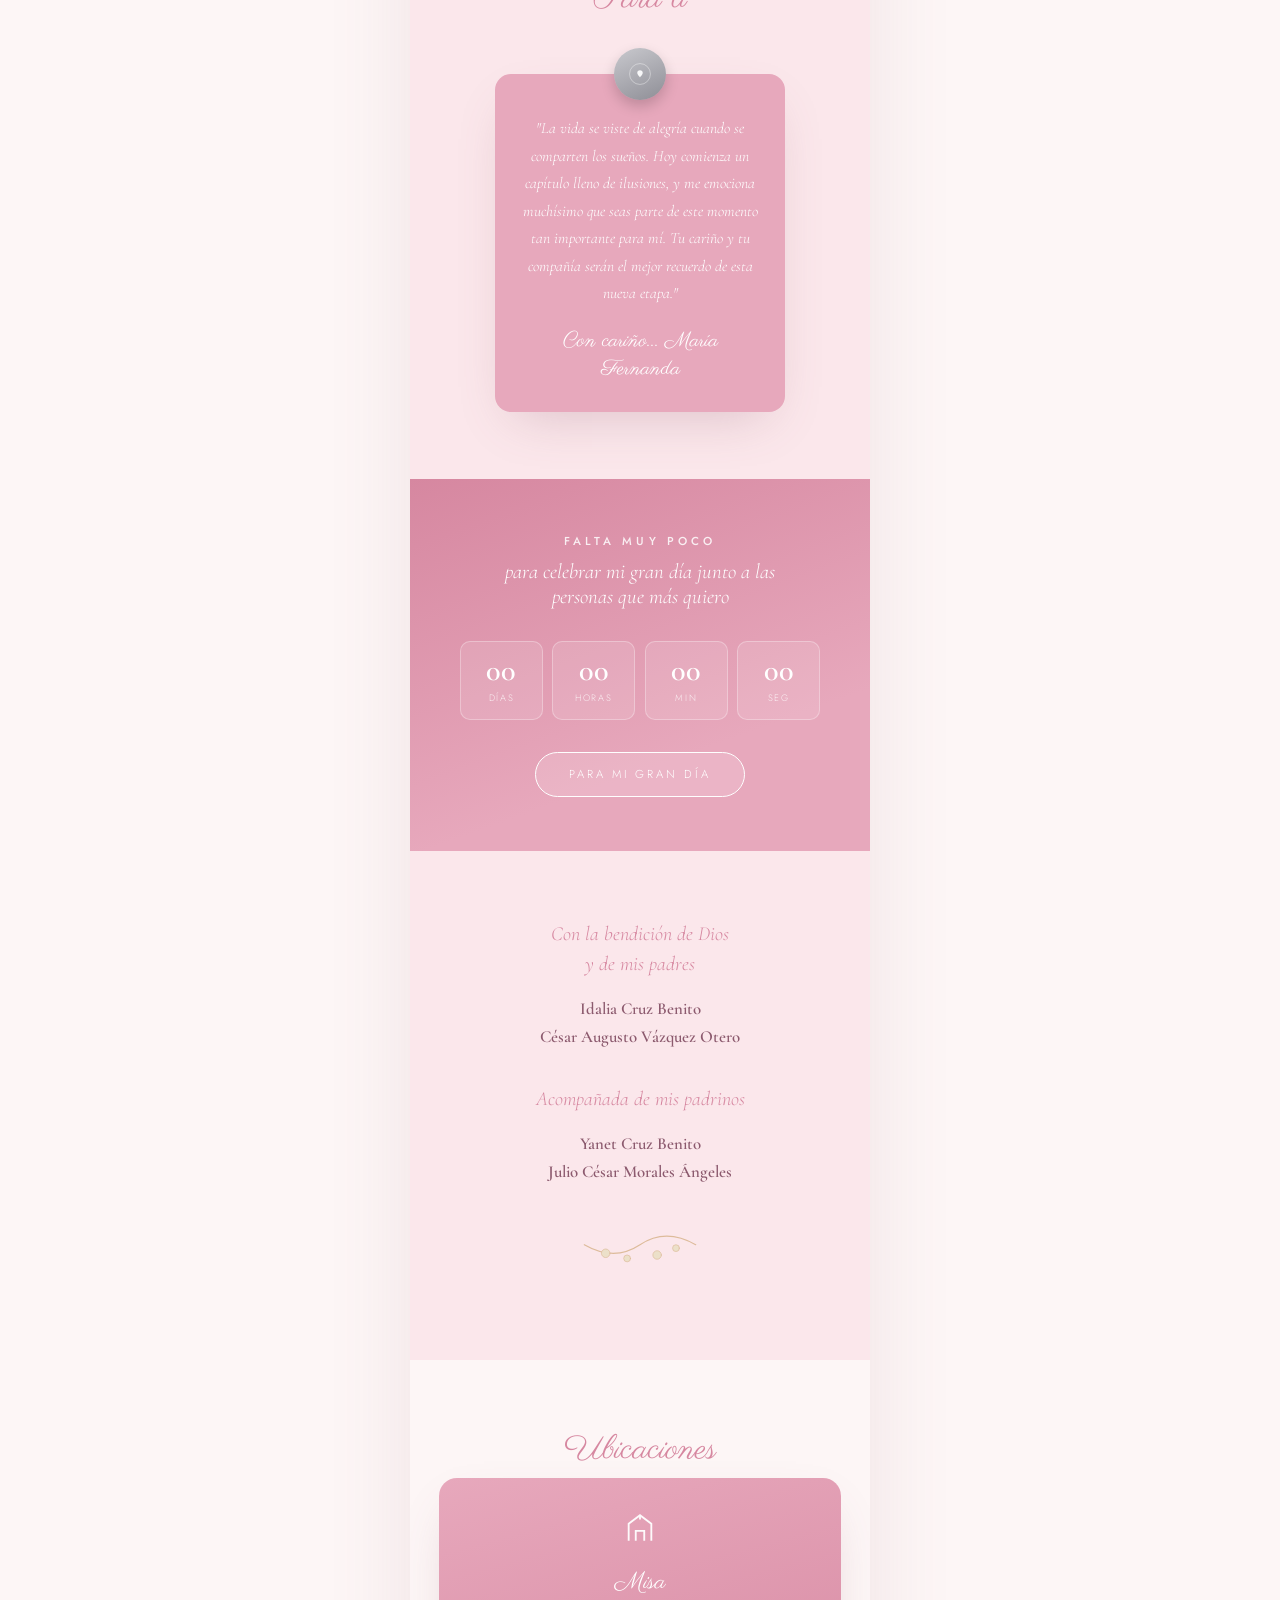
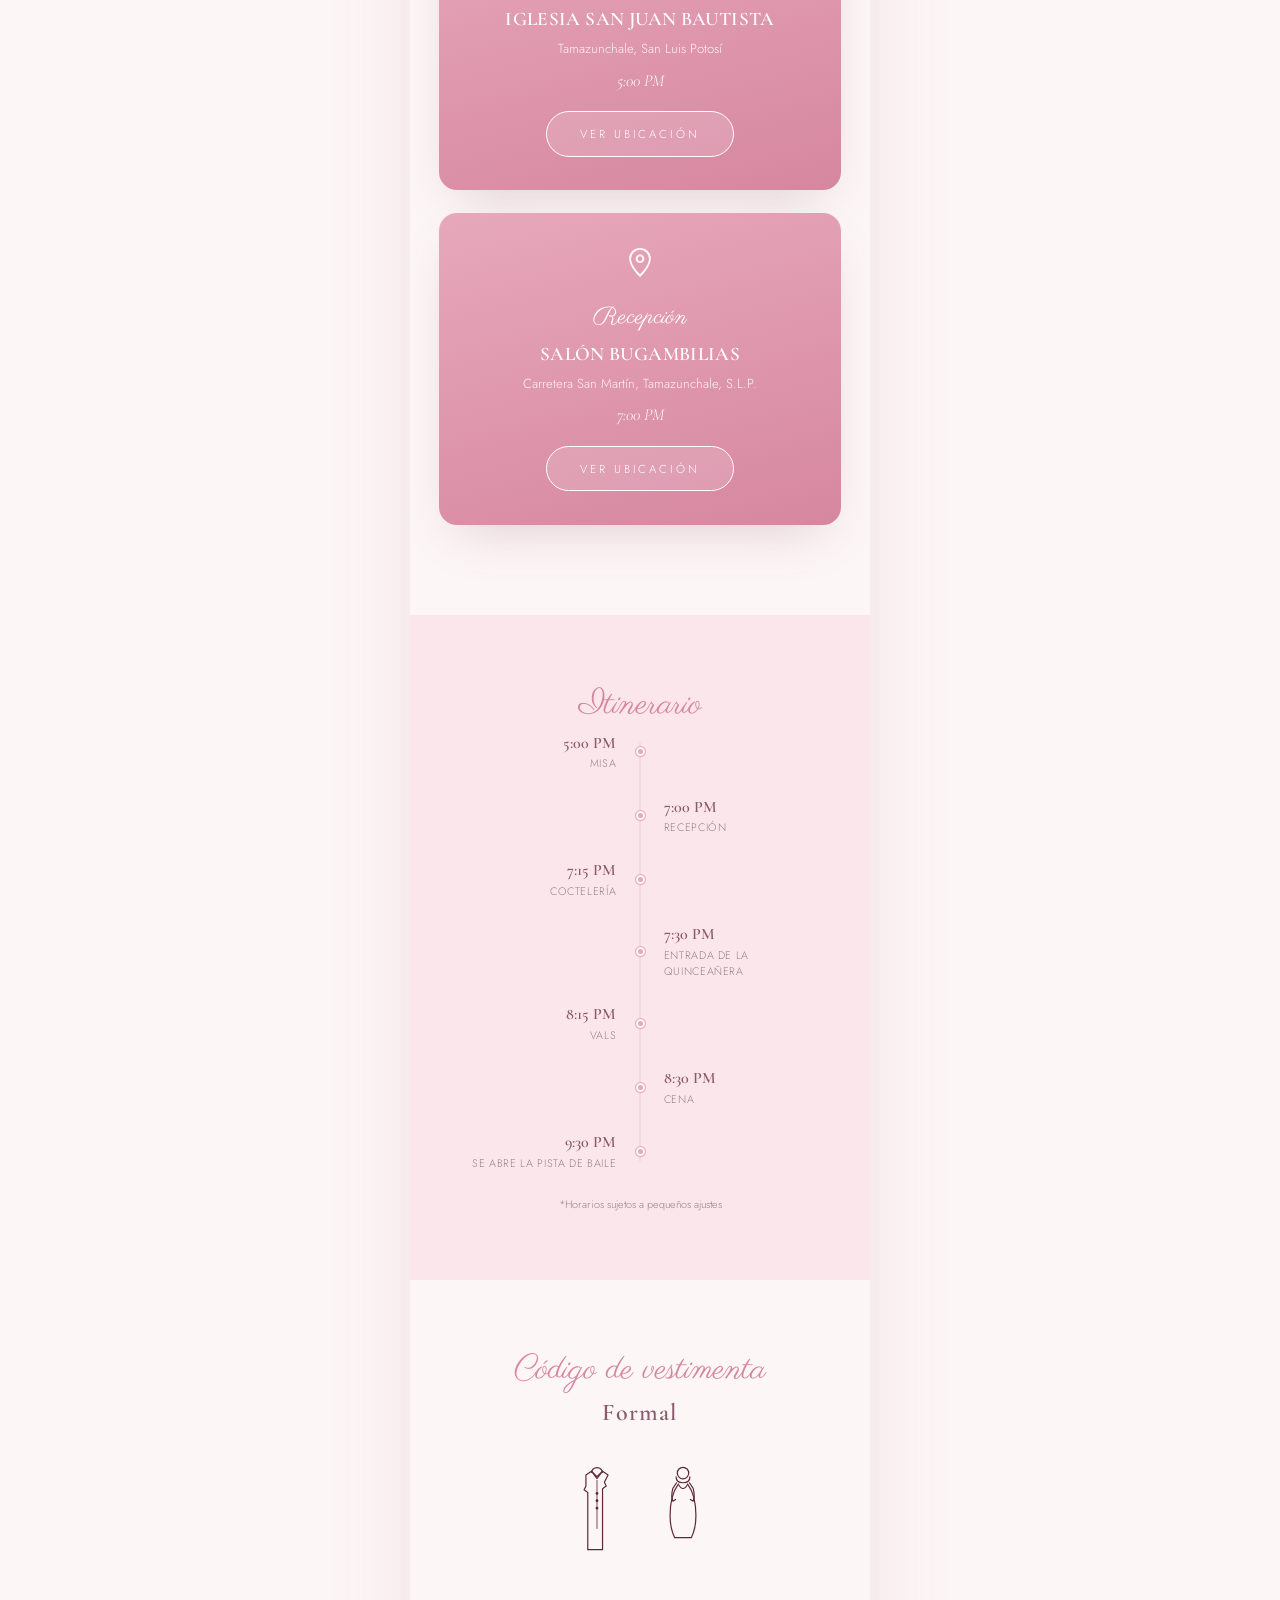
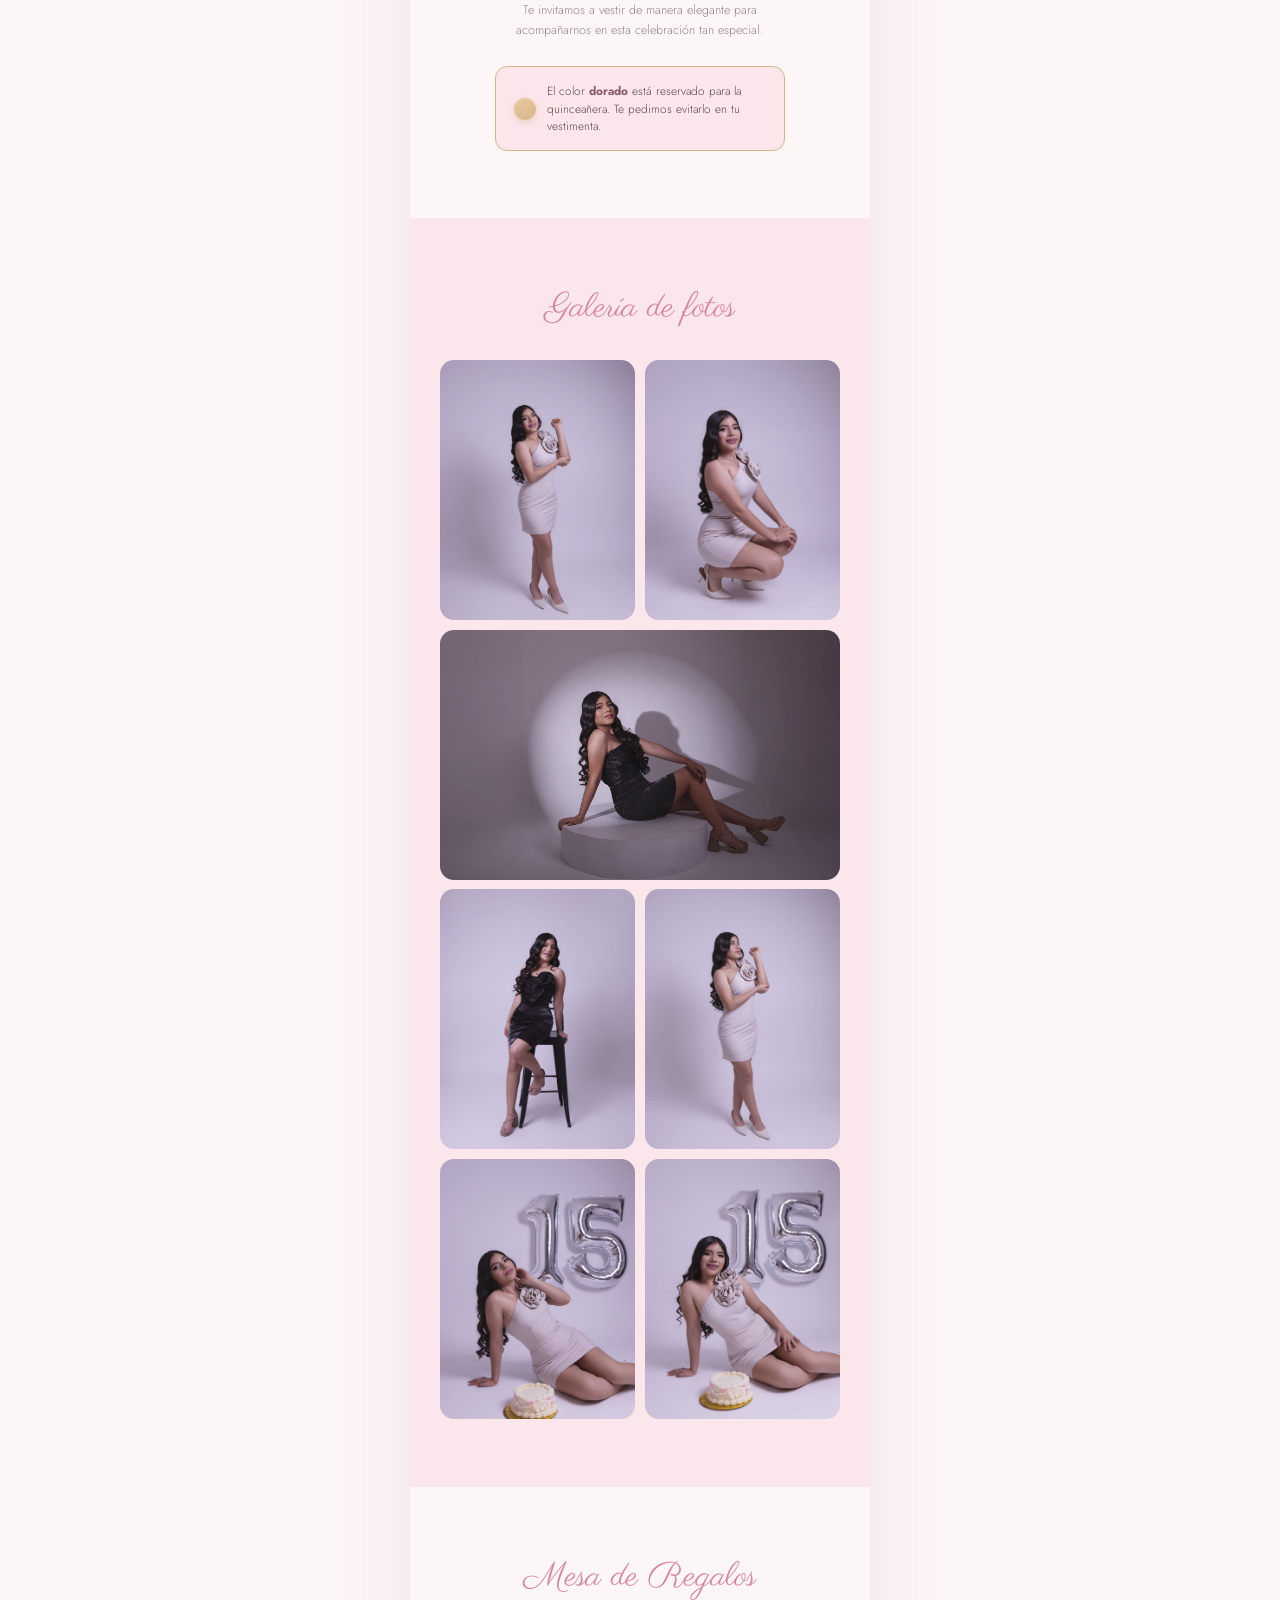
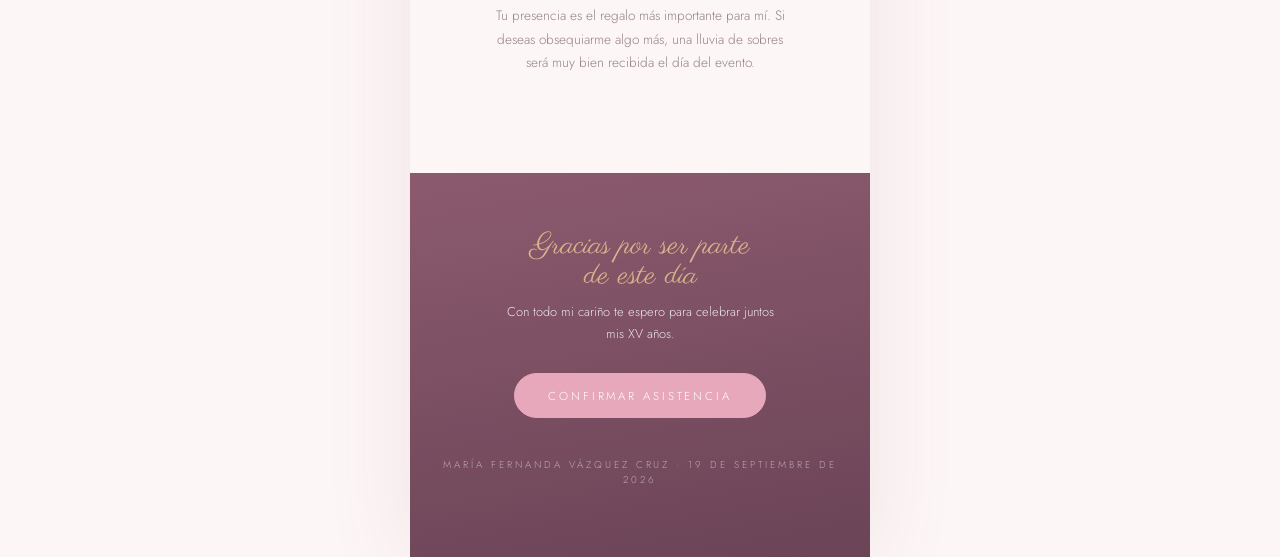
<file: invitacionmariafernanda/index.html>
<!DOCTYPE html>
<html lang="es">
<head>
<meta charset="UTF-8">
<meta name="viewport" content="width=device-width, initial-scale=1.0, maximum-scale=1.0">
<title>Mis XV Años · María Fernanda</title>
<meta name="description" content="Acompáñame a celebrar mis XV años. 19 de septiembre de 2026, Tamazunchale, S.L.P.">

<!-- ===== Open Graph / vista previa para WhatsApp, Facebook, etc. ===== -->
<meta property="og:type" content="website">
<meta property="og:title" content="Mis XV Años · María Fernanda">
<meta property="og:description" content="Acompáñame a celebrar mis XV años. 19 de septiembre de 2026, Tamazunchale, S.L.P.">
<meta property="og:image" content="https://oyesonrie.com/invitacionmariafernanda/fotos/og-image.jpg">
<meta property="og:image:width" content="1200">
<meta property="og:image:height" content="630">
<meta property="og:url" content="https://oyesonrie.com/invitacionmariafernanda/">
<meta property="og:locale" content="es_MX">

<!-- Twitter Card (por si se comparte ahí también) -->
<meta name="twitter:card" content="summary_large_image">
<meta name="twitter:title" content="Mis XV Años · María Fernanda">
<meta name="twitter:description" content="Acompáñame a celebrar mis XV años. 19 de septiembre de 2026, Tamazunchale, S.L.P.">
<meta name="twitter:image" content="https://oyesonrie.com/invitacionmariafernanda/fotos/og-image.jpg">

<link rel="preconnect" href="https://fonts.googleapis.com">
<link rel="preconnect" href="https://fonts.gstatic.com" crossorigin>
<link href="https://fonts.googleapis.com/css2?family=Parisienne&family=Cormorant+Garamond:ital,wght@0,400;0,500;0,600;1,400&family=Jost:wght@300;400;500;600&display=swap" rel="stylesheet">
<style>
  :root{
    --cream:#FDF6F6;
    --blush:#FBE7EB;
    --blush-deep:#F6D3DB;
    --rose:#E7A8BC;
    --rose-deep:#D687A0;
    --wine:#8C5A6E;
    --gold:#D8B48D;
    --ink:#5A4750;
    --ink-soft:#95818A;
    --shadow: 0 20px 50px -20px rgba(140,90,110,0.3);
  }

  *{box-sizing:border-box; margin:0; padding:0;}

  html{scroll-behavior:smooth;}

  body{
    background:var(--cream);
    color:var(--ink);
    font-family:'Jost', sans-serif;
    font-weight:300;
    overflow-x:hidden;
    -webkit-font-smoothing:antialiased;
  }

  .frame{
    max-width:460px;
    margin:0 auto;
    position:relative;
    background:var(--cream);
    box-shadow: 0 0 80px rgba(140,90,110,0.12);
    overflow:hidden;
  }

  img{max-width:100%; display:block;}

  .eyebrow{
    font-family:'Jost', sans-serif;
    font-size:0.72rem;
    letter-spacing:0.35em;
    text-transform:uppercase;
    color:var(--rose-deep);
    font-weight:500;
  }

  .script{
    font-family:'Parisienne', cursive;
    line-height:1;
  }

  .display{
    font-family:'Cormorant Garamond', serif;
    font-weight:600;
  }

  /* ---------- decorative bugambilia branch ---------- */
  .branch{
    width:120px;
    opacity:0.85;
  }
  .branch path, .branch circle{
    fill:none;
    stroke:var(--rose);
    stroke-width:1.4;
    stroke-linecap:round;
  }
  .branch .petal{
    fill:var(--blush-deep);
    stroke:var(--rose);
    stroke-width:0.8;
  }
  .branch.gold path, .branch.gold circle{ stroke:var(--gold); }
  .branch.gold .petal{ fill:#EADFC4; stroke:var(--gold); }

  /* ---------- reveal on scroll ---------- */
  .reveal{
    opacity:0;
    transform:translateY(24px);
    transition:opacity 0.9s ease, transform 0.9s ease;
  }
  .reveal.is-visible{
    opacity:1;
    transform:translateY(0);
  }
  @media (prefers-reduced-motion: reduce){
    .reveal{opacity:1; transform:none; transition:none;}
    html{scroll-behavior:auto;}
  }

  /* ================= HERO ================= */
  .hero{
    position:relative;
    min-height:100svh;
    display:flex;
    flex-direction:column;
    justify-content:flex-end;
    background:
      linear-gradient(180deg, rgba(140,90,110,0.15) 0%, rgba(140,90,110,0.05) 35%, rgba(140,90,110,0.5) 100%),
      linear-gradient(150deg, #F3DCE0 0%, #FAE9EC 45%, #F6DDE2 100%);
    color:#fff;
    padding:2.4rem 1.6rem 3rem;
    text-align:center;
  }

  .hero-photo-slot{
    position:absolute;
    inset:0;
    width:100%;
    height:100%;
    object-fit:cover;
    object-position:center 20%;
    border:none;
  }

  .hero-gradient{
    position:absolute;
    inset:0;
    z-index:1;
    pointer-events:none;
    background:linear-gradient(180deg,
      rgba(246,221,226,0) 0%,
      rgba(246,221,226,0) 38%,
      rgba(231,168,188,0.55) 62%,
      rgba(214,135,160,0.88) 82%,
      var(--rose-deep) 100%);
  }

  .hero-flowers{
    position:absolute;
    left:-14px;
    bottom:-6px;
    width:150px;
    height:auto;
    z-index:2;
    pointer-events:none;
    filter:drop-shadow(0 4px 10px rgba(140,90,110,0.15));
  }

  .hero-top{
    position:relative;
    z-index:2;
    padding-top:1rem;
  }
  .hero-top .eyebrow{ color:#fff; opacity:0.9; }

  .hero-bottom{
    position:relative;
    z-index:2;
  }

  .play-btn{
    width:64px; height:64px;
    margin:1.4rem auto 1rem;
    border-radius:50%;
    background:rgba(255,255,255,0.16);
    border:1px solid rgba(255,255,255,0.55);
    backdrop-filter:blur(6px);
    display:flex; align-items:center; justify-content:center;
    cursor:pointer;
    transition:transform 0.3s ease, background 0.3s ease;
  }
  .play-btn:hover{ transform:scale(1.06); background:rgba(255,255,255,0.28); }
  .play-btn svg{ width:20px; height:20px; fill:#fff; margin-left:3px; }
  .play-label{ font-size:0.68rem; letter-spacing:0.3em; text-transform:uppercase; opacity:0.85; }

  .hero-name{
    font-size:3.1rem;
    margin:0.3rem 0 0.1rem;
  }
  .hero-sub{
    font-family:'Cormorant Garamond', serif;
    font-style:italic;
    font-size:1.05rem;
    letter-spacing:0.04em;
    opacity:0.92;
  }

  .scroll-cue{
    position:relative; z-index:2;
    margin-top:1.6rem;
    display:flex; flex-direction:column; align-items:center; gap:0.4rem;
    font-size:0.65rem; letter-spacing:0.3em; text-transform:uppercase; opacity:0.75;
  }
  .scroll-cue .line{ width:1px; height:26px; background:rgba(255,255,255,0.7); animation:pulse-line 1.8s infinite ease-in-out; }
  @keyframes pulse-line{ 0%,100%{opacity:0.3} 50%{opacity:1} }

  /* ================= GENERIC SECTION ================= */
  section{
    padding:4.2rem 1.8rem;
    position:relative;
  }
  .section-title{
    font-family:'Parisienne', cursive;
    font-size:2.1rem;
    color:var(--rose-deep);
    text-align:center;
    margin-bottom:0.3rem;
  }
  .section-kicker{
    text-align:center;
    margin-bottom:0.8rem;
  }
  .center{ text-align:center; }
  .divider-branch{
    display:flex; justify-content:center; margin:1.4rem 0;
  }

  /* ---------- reserva el día ---------- */
  .reserva{ background:var(--cream); text-align:center; }
  .reserva .date-big{
    font-family:'Cormorant Garamond', serif;
    font-weight:600;
    font-size:2.6rem;
    color:var(--wine);
    letter-spacing:0.04em;
    margin:0.4rem 0;
  }
  .reserva .weekday{
    font-size:0.8rem;
    letter-spacing:0.25em;
    text-transform:uppercase;
    color:var(--ink-soft);
  }

  /* ---------- mini calendario ---------- */
  .calendar-card{
    max-width:280px;
    margin:1.6rem auto 0;
    background:#fff;
    border-radius:18px;
    padding:1.4rem 1.2rem 1.6rem;
    box-shadow:var(--shadow);
  }
  .cal-month{
    font-family:'Cormorant Garamond', serif;
    font-weight:600;
    font-size:1rem;
    color:var(--wine);
    text-align:center;
    margin-bottom:0.9rem;
    letter-spacing:0.03em;
  }
  .cal-grid{
    display:grid;
    grid-template-columns:repeat(7, 1fr);
    gap:0.25rem;
    text-align:center;
  }
  .cal-heads span{
    font-size:0.6rem;
    letter-spacing:0.05em;
    color:var(--rose-deep);
    font-weight:500;
    padding-bottom:0.4rem;
  }
  .cal-grid span{
    font-size:0.72rem;
    color:var(--ink);
    padding:0.35rem 0;
    border-radius:50%;
  }
  .cal-blank{ opacity:0; }
  .cal-marked{
    position:relative;
    background:var(--rose);
    color:#fff !important;
    font-weight:600;
    box-shadow:0 3px 8px rgba(214,135,160,0.5);
  }

  /* ---------- carta ---------- */
  .letter{ background:var(--blush); text-align:center; }
  .letter-wrap{
    position:relative;
    max-width:290px;
    margin:1.6rem auto 0;
  }
  .letter-seal{
    position:relative;
    z-index:2;
    width:52px; height:52px;
    margin:0 auto -26px;
    border-radius:50%;
    background:linear-gradient(155deg, #C9C9CE, #8E8E96);
    display:flex; align-items:center; justify-content:center;
    box-shadow:0 6px 14px rgba(0,0,0,0.18);
  }
  .letter-seal svg{ width:22px; height:22px; }
  .letter-card{
    background:var(--rose);
    border-radius:16px;
    padding:2.6rem 1.6rem 1.8rem;
    box-shadow:var(--shadow);
  }
  .letter-msg{
    font-family:'Cormorant Garamond', serif;
    font-style:italic;
    color:#fff;
    font-size:0.98rem;
    line-height:1.75;
    margin-bottom:1.2rem;
  }
  .letter-sign{
    font-family:'Parisienne', cursive;
    color:#fff;
    font-size:1.3rem;
  }

  /* ---------- countdown ---------- */
  .countdown-wrap{
    background:linear-gradient(160deg, var(--rose-deep), var(--rose) 70%);
    color:#fff;
    text-align:center;
    padding:3.4rem 1.6rem;
  }
  .countdown-wrap .eyebrow{ color:#fff; opacity:0.85; }
  .countdown-wrap .cd-title{
    font-family:'Cormorant Garamond', serif;
    font-style:italic;
    font-size:1.3rem;
    margin:0.6rem 0 2rem;
    max-width:320px; margin-left:auto; margin-right:auto;
  }
  .cd-grid{
    display:grid;
    grid-template-columns:repeat(4, 1fr);
    gap:0.6rem;
    max-width:360px;
    margin:0 auto 2rem;
  }
  .cd-cell{
    background:rgba(255,255,255,0.12);
    border:1px solid rgba(255,255,255,0.3);
    border-radius:10px;
    padding:0.9rem 0.2rem;
  }
  .cd-num{
    font-family:'Cormorant Garamond', serif;
    font-weight:600;
    font-size:1.9rem;
    line-height:1;
  }
  .cd-label{
    font-size:0.58rem;
    letter-spacing:0.18em;
    text-transform:uppercase;
    opacity:0.8;
    margin-top:0.3rem;
    display:block;
  }
  .btn{
    display:inline-block;
    padding:0.85rem 2.1rem;
    border-radius:999px;
    font-size:0.72rem;
    letter-spacing:0.25em;
    text-transform:uppercase;
    text-decoration:none;
    cursor:pointer;
    border:1px solid currentColor;
    transition:transform 0.25s ease, background 0.25s ease;
  }
  .btn-light{
    color:#fff; background:rgba(255,255,255,0.14);
  }
  .btn-light:hover{ background:rgba(255,255,255,0.26); transform:translateY(-2px); }
  .btn-rose{
    color:#fff; background:var(--rose); border-color:var(--rose);
  }
  .btn-rose:hover{ background:var(--rose-deep); transform:translateY(-2px); }

  /* ---------- bendición ---------- */
  .blessing{ background:var(--blush); text-align:center; }
  .blessing p.lead{
    font-family:'Cormorant Garamond', serif;
    font-style:italic;
    color:var(--rose-deep);
    font-size:1.25rem;
    line-height:1.5;
    margin-bottom:1rem;
  }
  .blessing .names{
    font-family:'Cormorant Garamond', serif;
    font-weight:600;
    font-size:1.05rem;
    color:var(--wine);
    line-height:1.7;
    margin-bottom:2rem;
  }

  /* ---------- ubicaciones ---------- */
  .loc-card{
    background:linear-gradient(165deg, var(--rose) 0%, var(--rose-deep) 100%);
    color:#fff;
    border-radius:18px;
    padding:2.1rem 1.6rem;
    text-align:center;
    margin-bottom:1.4rem;
    box-shadow:var(--shadow);
  }
  .loc-icon{
    width:34px; height:34px;
    margin:0 auto 0.9rem;
    opacity:0.95;
  }
  .loc-card .loc-kicker{
    font-family:'Parisienne', cursive;
    font-size:1.5rem;
    margin-bottom:0.5rem;
  }
  .loc-card .loc-name{
    font-family:'Cormorant Garamond', serif;
    font-weight:600;
    font-size:1.2rem;
    text-transform:uppercase;
    letter-spacing:0.02em;
    margin-bottom:0.5rem;
  }
  .loc-card .loc-addr{
    font-size:0.82rem;
    opacity:0.9;
    line-height:1.5;
    margin-bottom:0.7rem;
  }
  .loc-card .loc-time{
    font-family:'Cormorant Garamond', serif;
    font-style:italic;
    font-size:1.05rem;
    margin-bottom:1.3rem;
  }

  /* ---------- itinerario ---------- */
  .itin{ background:var(--blush); }
  .timeline{
    position:relative;
    max-width:340px;
    margin:0 auto;
    padding-left:0;
  }
  .timeline::before{
    content:'';
    position:absolute;
    left:50%;
    top:10px; bottom:10px;
    width:1px;
    background:var(--rose);
    opacity:0.5;
    transform:translateX(-50%);
  }
  .t-item{
    display:grid;
    grid-template-columns:1fr 28px 1fr;
    align-items:center;
    margin-bottom:1.6rem;
    gap:0.6rem;
  }
  .t-item .t-time-block{ text-align:right; }
  .t-item.reverse .t-time-block{ text-align:right; order:3; }
  .t-item .t-icon-block{
    display:flex; align-items:center; justify-content:center; position:relative;
  }
  .t-dot{
    width:9px; height:9px; border-radius:50%;
    background:var(--rose); border:2px solid var(--cream);
    box-shadow:0 0 0 1px var(--rose);
  }
  .t-time{
    font-family:'Cormorant Garamond', serif;
    font-weight:600;
    color:var(--wine);
    font-size:1rem;
  }
  .t-label{
    font-size:0.68rem;
    letter-spacing:0.06em;
    color:var(--ink-soft);
    text-transform:uppercase;
    margin-top:0.15rem;
  }
  .t-item .t-desc-block{ font-size:0.7rem; }
  .t-icon{ width:26px; height:26px; opacity:0.85; }

  /* ---------- dress code ---------- */
  .dress{ text-align:center; background:var(--cream); }
  .dress-figures{
    display:flex; justify-content:center; gap:1.4rem;
    margin:1.6rem 0 1.2rem;
  }
  .dress-figures svg{ width:64px; height:120px; }
  .dress-tag{
    display:inline-block;
    font-family:'Cormorant Garamond', serif;
    font-weight:600;
    font-size:1.5rem;
    letter-spacing:0.05em;
    color:var(--wine);
    margin-bottom:0.6rem;
  }
  .dress-note{
    font-size:0.78rem;
    color:var(--ink-soft);
    max-width:280px;
    margin:0 auto;
    line-height:1.6;
  }

  .dress-warning{
    display:flex;
    align-items:center;
    gap:0.7rem;
    max-width:290px;
    margin:1.6rem auto 0;
    background:var(--blush);
    border:1px solid var(--gold);
    border-radius:12px;
    padding:0.9rem 1.1rem;
    text-align:left;
  }
  .dress-swatch{
    flex:0 0 auto;
    width:22px; height:22px;
    border-radius:50%;
    background:linear-gradient(155deg, #E8CBA0, var(--gold));
    box-shadow:0 2px 6px rgba(216,180,141,0.5);
  }
  .dress-warning p{
    font-size:0.74rem;
    color:var(--ink);
    line-height:1.5;
  }
  .dress-warning strong{
    color:var(--wine);
  }

  /* ---------- galería ---------- */
  .gallery{ background:var(--blush); }
  .g-grid{
    display:grid;
    grid-template-columns:repeat(2, 1fr);
    gap:0.6rem;
    max-width:400px;
    margin:1.8rem auto 0;
  }
  .g-slot{
    aspect-ratio:3/4;
    border-radius:14px;
    background:
      repeating-linear-gradient(135deg, rgba(231,168,188,0.1) 0 10px, rgba(231,168,188,0.03) 10px 20px),
      linear-gradient(160deg, #FAE9EC, #F6DDE2);
    border:1px dashed var(--rose);
    display:flex; flex-direction:column; align-items:center; justify-content:center;
    color:var(--rose-deep);
    text-align:center;
    padding:0.8rem;
    overflow:hidden;
  }
  .g-slot.g-wide{ grid-column: span 2; aspect-ratio:16/10; }
  .g-slot svg{ width:26px; height:26px; margin-bottom:0.5rem; opacity:0.8; }
  .g-slot span{ font-size:0.62rem; letter-spacing:0.08em; text-transform:uppercase; opacity:0.85; }
  .g-slot.g-filled{
    padding:0;
    border:none;
    background:none;
  }
  .g-slot img{
    width:100%;
    height:100%;
    object-fit:cover;
    display:block;
  }

  /* ---------- mesa de regalos ---------- */
  .gifts{ background:var(--cream); text-align:center; }
  .gifts p.msg{
    font-size:0.85rem;
    color:var(--ink-soft);
    max-width:300px;
    margin:0 auto 2rem;
    line-height:1.7;
  }
  .gift-card{
    background:var(--blush-deep);
    border-radius:16px;
    padding:2.2rem 1.6rem;
    max-width:320px;
    margin:0 auto;
  }
  .gift-card .gift-icon{ width:40px; height:40px; margin:0 auto 0.8rem; }
  .gift-card .gift-title{
    font-family:'Cormorant Garamond', serif;
    font-weight:600;
    letter-spacing:0.08em;
    color:var(--wine);
    font-size:1.05rem;
    margin-bottom:0.5rem;
    text-transform:uppercase;
  }
  .gift-card p{
    font-size:0.78rem;
    color:var(--ink-soft);
    line-height:1.6;
  }

  /* ---------- footer / rsvp ---------- */
  footer{
    background:linear-gradient(170deg, var(--wine), #6B4457);
    color:#fff;
    text-align:center;
    padding:3.6rem 1.8rem 4.4rem;
  }
  footer .script{
    font-size:1.9rem;
    color:var(--gold);
    margin-bottom:0.6rem;
  }
  footer p{
    font-size:0.8rem;
    opacity:0.85;
    max-width:280px;
    margin:0 auto 1.8rem;
    line-height:1.7;
  }
  .signoff{
    margin-top:2.4rem;
    font-size:0.62rem;
    letter-spacing:0.3em;
    text-transform:uppercase;
    opacity:0.5;
  }

  /* ================= CREDIT BADGE ================= */
  .credit-badge{
    position:fixed;
    left:14px;
    bottom:14px;
    z-index:60;
    display:flex;
    align-items:center;
    background:rgba(255,255,255,0.72);
    backdrop-filter:blur(6px);
    -webkit-backdrop-filter:blur(6px);
    border:1px solid rgba(255,255,255,0.6);
    color:var(--wine);
    text-decoration:none;
    font-size:0.62rem;
    letter-spacing:0.02em;
    padding:0.45rem 0.85rem;
    border-radius:999px;
    box-shadow:0 4px 14px rgba(140,90,110,0.18);
    transition:opacity 0.3s ease, transform 0.25s ease;
    opacity: 0.8;
  }
  .credit-badge:hover{ opacity:1; transform:translateY(-2px); }
  .credit-badge strong{ font-weight:600; }
  .credit-dot{
    width:5px; height:5px;
    border-radius:50%;
    background:var(--rose);
    flex:0 0 auto;
  }
  .credit-text{
    display:inline-block;
    max-width:0;
    margin-left:0;
    opacity:0;
    white-space:nowrap;
    overflow:hidden;
    transition:
      max-width 1.1s cubic-bezier(0.65,0,0.35,1),
      margin-left 1.1s cubic-bezier(0.65,0,0.35,1),
      opacity 0.7s ease 0.3s;
  }
  .credit-badge.expanded .credit-text{
    max-width:260px;
    margin-left:0.4rem;
    opacity:1;
  }
  @media (max-width:360px){
    .credit-badge{ font-size:0.56rem; padding:0.4rem 0.7rem; }
  }

  /* ================= INTRO OVERLAY ================= */
  html.locked, html.locked body{ overflow:hidden; height:100%; }

  .intro-overlay{
    position:fixed;
    inset:0;
    z-index:999;
    display:flex;
    align-items:center;
    justify-content:center;
    padding:2rem;
    text-align:center;
    color:#fff;
    background:
      radial-gradient(120% 90% at 50% 0%, rgba(255,255,255,0.08), transparent 60%),
      linear-gradient(165deg, var(--wine) 0%, var(--rose-deep) 55%, var(--rose) 100%);
    transition:opacity 0.9s ease, visibility 0.9s ease;
  }
  .intro-overlay.hide{
    opacity:0;
    visibility:hidden;
    pointer-events:none;
  }
  .intro-content{
    max-width:340px;
  }
  .intro-overlay .eyebrow{
    color:#fff;
    opacity:0.85;
  }
  .intro-title{
    font-size:3.4rem;
    color:#fff;
    margin:0.4rem 0 0.6rem;
    line-height:1;
  }
  .intro-name{
    font-family:'Cormorant Garamond', serif;
    font-style:italic;
    font-weight:500;
    font-size:1.15rem;
    letter-spacing:0.03em;
    opacity:0.95;
    margin-bottom:0.3rem;
  }
  .intro-date{
    font-size:0.72rem;
    letter-spacing:0.25em;
    text-transform:uppercase;
    opacity:0.7;
    margin-bottom:0.6rem;
  }
  .intro-overlay .divider-branch{ margin:1.2rem 0 1.6rem; }

  .intro-dots{
    display:flex;
    justify-content:center;
    gap:0.5rem;
  }
  .intro-dots span{
    width:5px; height:5px;
    border-radius:50%;
    background:rgba(255,255,255,0.75);
    animation:dot-fade 1.4s infinite ease-in-out;
  }
  .intro-dots span:nth-child(2){ animation-delay:0.2s; }
  .intro-dots span:nth-child(3){ animation-delay:0.4s; }
  @keyframes dot-fade{
    0%, 100%{ opacity:0.25; transform:translateY(0); }
    50%{ opacity:1; transform:translateY(-3px); }
  }
  @media (prefers-reduced-motion: reduce){
    .intro-dots span{ animation:none; opacity:0.7; }
  }
</style>
</head>
<body>

<div class="intro-overlay" id="introOverlay">
  <div class="intro-content">
    <div class="eyebrow reveal-intro">Se celebran mis</div>
    <div class="intro-title script">XV Años</div>
    <div class="intro-name">María Fernanda</div>
    <div class="intro-date">19 · Septiembre · 2026</div>

    <div class="divider-branch">
      <svg class="branch gold" viewBox="0 0 140 60">
        <path d="M5 30 Q40 10 70 30 T135 30"/>
        <circle class="petal" cx="30" cy="20" r="5"/>
        <circle class="petal" cx="55" cy="14" r="4"/>
        <circle class="petal" cx="90" cy="18" r="5"/>
        <circle class="petal" cx="112" cy="26" r="4"/>
      </svg>
    </div>

    <div class="intro-dots">
      <span></span><span></span><span></span>
    </div>
  </div>
</div>

<div class="frame" id="frame">

  <!-- ================= HERO ================= -->
  <section class="hero" id="inicio">
    <img class="hero-photo-slot" src="fotos/hero.jpg" alt="María Fernanda">
    <div class="hero-gradient"></div>

    <svg class="hero-flowers" viewBox="0 0 160 150" xmlns="http://www.w3.org/2000/svg">
      <path d="M10 150c5-30 20-55 45-70" fill="none" stroke="#8C5A6E" stroke-width="1.3" opacity="0.55"/>
      <path d="M20 150c10-22 28-38 40-45" fill="none" stroke="#8C5A6E" stroke-width="1.1" opacity="0.45"/>
      <ellipse cx="55" cy="78" rx="8" ry="14" fill="#D8B48D" opacity="0.5" transform="rotate(20 55 78)"/>
      <ellipse cx="35" cy="100" rx="7" ry="12" fill="#D8B48D" opacity="0.45" transform="rotate(-15 35 100)"/>
      <g>
        <circle cx="48" cy="55" r="13" fill="#F6DDE2"/>
        <circle cx="40" cy="50" r="10" fill="#F3C7D2"/>
        <circle cx="56" cy="48" r="10" fill="#F3C7D2"/>
        <circle cx="48" cy="42" r="10" fill="#F6DDE2"/>
        <circle cx="48" cy="49" r="6" fill="#D687A0"/>
      </g>
      <g>
        <circle cx="24" cy="88" r="10" fill="#F3C7D2" opacity="0.9"/>
        <circle cx="18" cy="82" r="7" fill="#F6DDE2" opacity="0.9"/>
        <circle cx="30" cy="82" r="7" fill="#F6DDE2" opacity="0.9"/>
        <circle cx="24" cy="86" r="4.5" fill="#D687A0" opacity="0.9"/>
      </g>
      <g opacity="0.85">
        <circle cx="82" cy="98" r="7.5" fill="#F3C7D2"/>
        <circle cx="76" cy="93" r="5.5" fill="#F6DDE2"/>
        <circle cx="88" cy="93" r="5.5" fill="#F6DDE2"/>
        <circle cx="82" cy="97" r="3.5" fill="#D687A0"/>
      </g>
    </svg>

    <audio id="bgMusic" loop preload="none">
      <source src="musica/cancion.mp3" type="audio/mpeg">
    </audio>

    <div class="hero-top">
      <div class="eyebrow reveal">Mis XV Años</div>
    </div>

    <div class="hero-bottom">
      <button class="play-btn reveal" id="playBtn" aria-label="Reproducir música">
        <svg id="iconPlay" viewBox="0 0 24 24"><path d="M8 5v14l11-7z"/></svg>
        <svg id="iconPause" viewBox="0 0 24 24" style="display:none;"><path d="M7 5h4v14H7zM13 5h4v14h-4z"/></svg>
      </button>
      <div class="play-label reveal" id="playLabel">Reproducir música</div>

      <h1 class="hero-name script reveal">María Fernanda</h1>
      <div class="hero-sub reveal">Vázquez Cruz</div>

      <div class="scroll-cue reveal">
        <span>Desliza</span>
        <span class="line"></span>
      </div>
    </div>
  </section>

  <!-- ================= RESERVA EL DÍA ================= -->
  <section class="reserva">
    <div class="eyebrow center reveal">Reserva el día</div>
    <div class="date-big center reveal">19 · Septiembre · 2026</div>
    <div class="weekday center reveal">Sábado</div>
    <div class="divider-branch reveal">
      <svg class="branch" viewBox="0 0 140 60">
        <path d="M5 30 Q40 10 70 30 T135 30"/>
        <circle class="petal" cx="30" cy="20" r="5"/>
        <circle class="petal" cx="55" cy="14" r="4"/>
        <circle class="petal" cx="90" cy="18" r="5"/>
        <circle class="petal" cx="112" cy="26" r="4"/>
      </svg>
    </div>

    <div class="calendar-card reveal">
      <div class="cal-month">Septiembre 2026</div>
      <div class="cal-grid cal-heads">
        <span>L</span><span>M</span><span>M</span><span>J</span><span>V</span><span>S</span><span>D</span>
      </div>
      <div class="cal-grid">
        <span class="cal-blank"></span><span class="cal-blank"></span>
        <span>1</span><span>2</span><span>3</span><span>4</span><span>5</span>
        <span>6</span><span>7</span><span>8</span><span>9</span><span>10</span><span>11</span><span>12</span>
        <span>13</span><span>14</span><span>15</span><span>16</span><span>17</span><span>18</span>
        <span class="cal-marked">19</span>
        <span>20</span><span>21</span><span>22</span><span>23</span><span>24</span><span>25</span>
        <span>26</span><span>27</span><span>28</span><span>29</span><span>30</span>
      </div>
    </div>
  </section>

  <!-- ================= CARTA ================= -->
  <section class="letter">
    <div class="eyebrow center reveal">Un mensaje</div>
    <div class="section-title reveal">Para ti</div>

    <div class="letter-wrap reveal">
      <div class="letter-seal">
        <svg viewBox="0 0 40 40"><circle cx="20" cy="20" r="19" fill="none" stroke="#fff" stroke-width="1" opacity="0.7"/><path d="M20 13c-3 0-5 2.2-5 4.8 0 3.4 5 8.2 5 8.2s5-4.8 5-8.2c0-2.6-2-4.8-5-4.8z" fill="#fff" opacity="0.9"/></svg>
      </div>
      <div class="letter-card">
        <p class="letter-msg">
          "La vida se viste de alegría cuando se comparten los sueños.
          Hoy comienza un capítulo lleno de ilusiones, y me emociona
          muchísimo que seas parte de este momento tan importante para mí.
          Tu cariño y tu compañía serán el mejor recuerdo de esta nueva etapa."
        </p>
        <div class="letter-sign">Con cariño... María Fernanda</div>
      </div>
    </div>
  </section>

  <!-- ================= COUNTDOWN ================= -->
  <section class="countdown-wrap">
    <div class="eyebrow center reveal">Falta muy poco</div>
    <div class="cd-title reveal">para celebrar mi gran día junto a las personas que más quiero</div>
    <div class="cd-grid reveal" id="countdown">
      <div class="cd-cell"><span class="cd-num" id="cd-days">00</span><span class="cd-label">Días</span></div>
      <div class="cd-cell"><span class="cd-num" id="cd-hours">00</span><span class="cd-label">Horas</span></div>
      <div class="cd-cell"><span class="cd-num" id="cd-min">00</span><span class="cd-label">Min</span></div>
      <div class="cd-cell"><span class="cd-num" id="cd-sec">00</span><span class="cd-label">Seg</span></div>
    </div>
    <a href="#itinerario" class="btn btn-light reveal">Para mi gran día</a>
  </section>

  <!-- ================= BENDICIÓN ================= -->
  <section class="blessing">
    <p class="lead reveal">Con la bendición de Dios<br>y de mis padres</p>
    <p class="names reveal">Idalia Cruz Benito<br>César Augusto Vázquez Otero</p>
    <p class="lead reveal">Acompañada de mis padrinos</p>
    <p class="names reveal">Yanet Cruz Benito<br>Julio César Morales Ángeles</p>
    <div class="divider-branch reveal">
      <svg class="branch gold" viewBox="0 0 140 60">
        <path d="M5 30 Q40 50 70 30 T135 30"/>
        <circle class="petal" cx="30" cy="40" r="5"/>
        <circle class="petal" cx="55" cy="46" r="4"/>
        <circle class="petal" cx="90" cy="42" r="5"/>
        <circle class="petal" cx="112" cy="34" r="4"/>
      </svg>
    </div>
  </section>

  <!-- ================= UBICACIONES ================= -->
  <section id="ubicaciones">
    <div class="section-title reveal">Ubicaciones</div>

    <div class="loc-card reveal">
      <svg class="loc-icon" viewBox="0 0 24 24" fill="none" stroke="#fff" stroke-width="1.3"><path d="M4 21V9l8-6 8 6v12"/><path d="M9 21v-7h6v7"/><path d="M12 3v3"/></svg>
      <div class="loc-kicker">Misa</div>
      <div class="loc-name">Iglesia San Juan Bautista</div>
      <div class="loc-addr">Tamazunchale, San Luis Potosí</div>
      <div class="loc-time">5:00 PM</div>
      <a class="btn btn-light" target="_blank" rel="noopener"
         href="https://www.google.com/maps/search/?api=1&query=Iglesia+San+Juan+Bautista+Tamazunchale">Ver ubicación</a>
    </div>

    <div class="loc-card reveal">
      <svg class="loc-icon" viewBox="0 0 24 24" fill="none" stroke="#fff" stroke-width="1.3"><path d="M12 21s7-6.5 7-12a7 7 0 10-14 0c0 5.5 7 12 7 12z"/><circle cx="12" cy="9" r="2.4"/></svg>
      <div class="loc-kicker">Recepción</div>
      <div class="loc-name">Salón Bugambilias</div>
      <div class="loc-addr">Carretera San Martín, Tamazunchale, S.L.P.</div>
      <div class="loc-time">7:00 PM</div>
      <a class="btn btn-light" target="_blank" rel="noopener"
         href="https://www.google.com/maps/search/?api=1&query=Salón+Bugambilias+Carretera+San+Martín+Tamazunchale">Ver ubicación</a>
    </div>
  </section>

  <!-- ================= ITINERARIO ================= -->
  <section class="itin" id="itinerario">
    <div class="section-title reveal">Itinerario</div>
    <div class="timeline">

      <div class="t-item reveal">
        <div class="t-time-block"><div class="t-time">5:00 PM</div><div class="t-label">Misa</div></div>
        <div class="t-icon-block"><div class="t-dot"></div></div>
        <div class="t-desc-block"></div>
      </div>

      <div class="t-item reveal">
        <div class="t-desc-block"></div>
        <div class="t-icon-block"><div class="t-dot"></div></div>
        <div class="t-time-block" style="text-align:left"><div class="t-time">7:00 PM</div><div class="t-label">Recepción</div></div>
      </div>

      <div class="t-item reveal">
        <div class="t-time-block"><div class="t-time">7:15 PM</div><div class="t-label">Coctelería</div></div>
        <div class="t-icon-block"><div class="t-dot"></div></div>
        <div class="t-desc-block"></div>
      </div>

      <div class="t-item reveal">
        <div class="t-desc-block"></div>
        <div class="t-icon-block"><div class="t-dot"></div></div>
        <div class="t-time-block" style="text-align:left"><div class="t-time">7:30 PM</div><div class="t-label">Entrada de la quinceañera</div></div>
      </div>

      <div class="t-item reveal">
        <div class="t-time-block"><div class="t-time">8:15 PM</div><div class="t-label">Vals</div></div>
        <div class="t-icon-block"><div class="t-dot"></div></div>
        <div class="t-desc-block"></div>
      </div>

      <div class="t-item reveal">
        <div class="t-desc-block"></div>
        <div class="t-icon-block"><div class="t-dot"></div></div>
        <div class="t-time-block" style="text-align:left"><div class="t-time">8:30 PM</div><div class="t-label">Cena</div></div>
      </div>

      <div class="t-item reveal">
        <div class="t-time-block"><div class="t-time">9:30 PM</div><div class="t-label">Se abre la pista de baile</div></div>
        <div class="t-icon-block"><div class="t-dot"></div></div>
        <div class="t-desc-block"></div>
      </div>

    </div>
    <p class="center reveal" style="font-size:0.68rem; color:var(--ink-soft); margin-top:1.6rem;">*Horarios sujetos a pequeños ajustes</p>
  </section>

  <!-- ================= CÓDIGO DE VESTIMENTA ================= -->
  <section class="dress">
    <div class="section-title reveal">Código de vestimenta</div>
    <div class="dress-tag reveal">Formal</div>
    <div class="dress-figures reveal">
      <!-- traje -->
      <svg viewBox="0 0 60 130" fill="none" stroke="#5B2A35" stroke-width="1.3" stroke-linejoin="round" stroke-linecap="round">
        <path d="M30 6c-3.2 0-5.8 2.4-5.8 5.4"/>
        <path d="M30 6c3.2 0 5.8 2.4 5.8 5.4"/>
        <path d="M18 14l6-4 6 6 6-6 6 4-4 8 2 4-4 3v66H20V33l-4-3 2-4z"/>
        <path d="M24 10l6 8 6-8" stroke-width="1.1"/>
        <line x1="30" y1="20" x2="30" y2="72" stroke-width="0.9"/>
        <circle cx="30" cy="34" r="0.9" fill="#5B2A35"/>
        <circle cx="30" cy="42" r="0.9" fill="#5B2A35"/>
        <circle cx="30" cy="50" r="0.9" fill="#5B2A35"/>
      </svg>
      <!-- vestido -->
      <svg viewBox="0 0 60 130" fill="none" stroke="#5B2A35" stroke-width="1.3" stroke-linejoin="round" stroke-linecap="round">
        <circle cx="30" cy="12" r="6.2"/>
        <path d="M22.5 16c0 4 3 6.5 7.5 6.5s7.5-2.5 7.5-6.5"/>
        <path d="M23 22.5l-4 6c-1.6 6-1.6 10 0 14l3-2"/>
        <path d="M37 22.5l4 6c1.6 6 1.6 10 0 14l-3-2"/>
        <path d="M25 24c-6 8-9 20-9 34 0 14 5 24 5 24h18s5-10 5-24c0-14-3-26-9-34"/>
        <path d="M25 24c1.6 3 3.4 4.6 5 4.6s3.4-1.6 5-4.6" stroke-width="1.1"/>
      </svg>
    </div>
    <p class="dress-note reveal">Te invitamos a vestir de manera elegante para acompañarnos en esta celebración tan especial.</p>

    <div class="dress-warning reveal">
      <span class="dress-swatch"></span>
      <p>El color <strong>dorado</strong> está reservado para la quinceañera. Te pedimos evitarlo en tu vestimenta.</p>
    </div>
  </section>

  <!-- ================= GALERÍA ================= -->
  <section class="gallery">
    <div class="section-title reveal">Galería de fotos</div>
    <div class="g-grid">
      <div class="g-slot g-filled reveal"><img src="fotos/galeria-1.jpg" alt="María Fernanda"></div>
      <div class="g-slot g-filled reveal"><img src="fotos/galeria-2.jpg" alt="María Fernanda"></div>
      <div class="g-slot g-filled g-wide reveal"><img src="fotos/galeria-3.jpg" alt="María Fernanda"></div>
      <div class="g-slot g-filled reveal"><img src="fotos/galeria-4.jpg" alt="María Fernanda"></div>
      <div class="g-slot g-filled reveal"><img src="fotos/galeria-5.jpg" alt="María Fernanda"></div>
      <div class="g-slot g-filled reveal"><img src="fotos/galeria-6.jpg" alt="María Fernanda"></div>
      <div class="g-slot g-filled reveal"><img src="fotos/galeria-7.jpg" alt="María Fernanda"></div>
    </div>
  </section>

  <!-- ================= MESA DE REGALOS ================= -->
  <section class="gifts">
    <div class="section-title reveal">Mesa de Regalos</div>
    <p class="msg reveal">Tu presencia es el regalo más importante para mí. Si deseas obsequiarme algo más, una lluvia de sobres será muy bien recibida el día del evento.</p>
    <!-- <div class="gift-card reveal">
      <svg class="gift-icon" viewBox="0 0 24 24" fill="none" stroke="var(--rose-deep)" stroke-width="1.3"><rect x="3" y="6" width="18" height="13" rx="1.5"/><path d="M3 7l9 6 9-6"/><path d="M14 15l3-3 3 3" stroke="var(--rose)"/></svg>
      <div class="gift-title">Lluvia de sobres</div>
      <p>Tradición de regalar dinero en efectivo el día del evento.</p>
    </div> -->
  </section>

  <!-- ================= FOOTER ================= -->
  <footer>
    <div class="script">Gracias por ser parte<br>de este día</div>
    <p>Con todo mi cariño te espero para celebrar juntos mis XV años.</p>
    <a class="btn btn-rose" target="_blank" rel="noopener"
       href="https://wa.me/524831183142?text=Confirmo%20mi%20asistencia%20a%20los%20XV%20a%C3%B1os%20de%20Mar%C3%ADa%20Fernanda">Confirmar asistencia</a>
    <div class="signoff">María Fernanda Vázquez Cruz · 19 de septiembre de 2026</div>
  </footer>

  <a href="https://oyesonrie.com" target="_blank" rel="noopener" class="credit-badge" id="creditBadge">
    <span class="credit-dot"></span>
    <span class="credit-text">Invitación creada por <strong>OYE Sonríe</strong></span>
  </a>

</div>

<script>
  // ---------- Intro overlay: aparece, espera y se cierra sola ----------
  const introOverlay = document.getElementById('introOverlay');
  document.documentElement.classList.add('locked');
  let introOpened = false;

  function openInvite(userTapped){
    if(introOpened) return;
    introOpened = true;

    introOverlay.classList.add('hide');
    document.documentElement.classList.remove('locked');

    // La música solo puede arrancar sola si hubo un toque real de la persona
    // (los navegadores bloquean el audio automático sin interacción)
    if(userTapped){
      bgMusic.play().then(()=>{
        iconPlay.style.display = 'none';
        iconPause.style.display = 'block';
        playLabel.textContent = 'Pausar música';
        isPlaying = true;
      }).catch(()=>{ /* aún no hay archivo de música, sin problema */ });
    }

    setTimeout(()=>{ introOverlay.style.display = 'none'; }, 900);

    // La marca de agua empieza como un puntito y se desenrolla hacia la derecha
    const creditBadge = document.getElementById('creditBadge');
    setTimeout(()=>{ creditBadge.classList.add('expanded'); }, 650);
  }

  // Se abre sola después de un momento
  setTimeout(()=> openInvite(false), 1000);

  // Si alguien toca antes, se abre de inmediato (y ese toque sí puede activar la música)
  introOverlay.addEventListener('click', ()=> openInvite(true));

  // ---------- Countdown ----------
  const targetDate = new Date("2026-09-19T17:00:00-06:00").getTime();

  function updateCountdown(){
    const now = new Date().getTime();
    const diff = targetDate - now;

    const d = document.getElementById('cd-days');
    const h = document.getElementById('cd-hours');
    const m = document.getElementById('cd-min');
    const s = document.getElementById('cd-sec');

    if(diff <= 0){
      d.textContent = '00'; h.textContent = '00'; m.textContent = '00'; s.textContent = '00';
      return;
    }
    const days = Math.floor(diff / (1000*60*60*24));
    const hours = Math.floor((diff % (1000*60*60*24)) / (1000*60*60));
    const mins = Math.floor((diff % (1000*60*60)) / (1000*60));
    const secs = Math.floor((diff % (1000*60)) / 1000);

    d.textContent = String(days).padStart(2,'0');
    h.textContent = String(hours).padStart(2,'0');
    m.textContent = String(mins).padStart(2,'0');
    s.textContent = String(secs).padStart(2,'0');
  }
  updateCountdown();
  setInterval(updateCountdown, 1000);

  // ---------- Scroll reveal ----------
  const revealEls = document.querySelectorAll('.reveal');
  const io = new IntersectionObserver((entries)=>{
    entries.forEach(entry=>{
      if(entry.isIntersecting){
        entry.target.classList.add('is-visible');
        io.unobserve(entry.target);
      }
    });
  }, { threshold:0.15, rootMargin:'0px 0px -40px 0px' });
  revealEls.forEach(el=> io.observe(el));

  // ---------- Play button: música de fondo ----------
  const playBtn = document.getElementById('playBtn');
  const bgMusic = document.getElementById('bgMusic');
  const iconPlay = document.getElementById('iconPlay');
  const iconPause = document.getElementById('iconPause');
  const playLabel = document.getElementById('playLabel');
  let isPlaying = false;

  playBtn.addEventListener('click', ()=>{
    playBtn.style.transform = 'scale(0.9)';
    setTimeout(()=> playBtn.style.transform = '', 150);

    if(!isPlaying){
      bgMusic.play().catch(()=>{
        // EDITAR: coloca tu archivo de canción en musica/cancion.mp3 para que esto funcione
        alert('Agrega tu archivo de música en la carpeta "musica" (musica/cancion.mp3) para activar esta función.');
      });
      iconPlay.style.display = 'none';
      iconPause.style.display = 'block';
      playLabel.textContent = 'Pausar música';
      isPlaying = true;
    } else {
      bgMusic.pause();
      iconPlay.style.display = 'block';
      iconPause.style.display = 'none';
      playLabel.textContent = 'Reproducir música';
      isPlaying = false;
    }
  });
</script>

</body>
</html>
</file>
<file: invitacionalexis/fonts/fonts.css>
/* jost-latin-300-normal */
@font-face {
  font-family: 'Jost';
  font-style: normal;
  font-display: swap;
  font-weight: 300;
  src: url(./files/jost-latin-300-normal.woff2) format('woff2');
}
/* jost-latin-400-normal */
@font-face {
  font-family: 'Jost';
  font-style: normal;
  font-display: swap;
  font-weight: 400;
  src: url(./files/jost-latin-400-normal.woff2) format('woff2');
}
/* jost-latin-500-normal */
@font-face {
  font-family: 'Jost';
  font-style: normal;
  font-display: swap;
  font-weight: 500;
  src: url(./files/jost-latin-500-normal.woff2) format('woff2');
}
/* jost-latin-600-normal */
@font-face {
  font-family: 'Jost';
  font-style: normal;
  font-display: swap;
  font-weight: 600;
  src: url(./files/jost-latin-600-normal.woff2) format('woff2');
}
/* cormorant-garamond-latin-400-normal */
@font-face {
  font-family: 'Cormorant Garamond';
  font-style: normal;
  font-display: swap;
  font-weight: 400;
  src: url(./files/cormorant-garamond-latin-400-normal.woff2) format('woff2');
}
/* cormorant-garamond-latin-500-normal */
@font-face {
  font-family: 'Cormorant Garamond';
  font-style: normal;
  font-display: swap;
  font-weight: 500;
  src: url(./files/cormorant-garamond-latin-500-normal.woff2) format('woff2');
}
/* cormorant-garamond-latin-600-normal */
@font-face {
  font-family: 'Cormorant Garamond';
  font-style: normal;
  font-display: swap;
  font-weight: 600;
  src: url(./files/cormorant-garamond-latin-600-normal.woff2) format('woff2');
}
/* cormorant-garamond-latin-400-italic */
@font-face {
  font-family: 'Cormorant Garamond';
  font-style: italic;
  font-display: swap;
  font-weight: 400;
  src: url(./files/cormorant-garamond-latin-400-italic.woff2) format('woff2');
}
/* parisienne-latin-400-normal */
@font-face {
  font-family: 'Parisienne';
  font-style: normal;
  font-display: swap;
  font-weight: 400;
  src: url(./files/parisienne-latin-400-normal.woff2) format('woff2');
}
</file>
